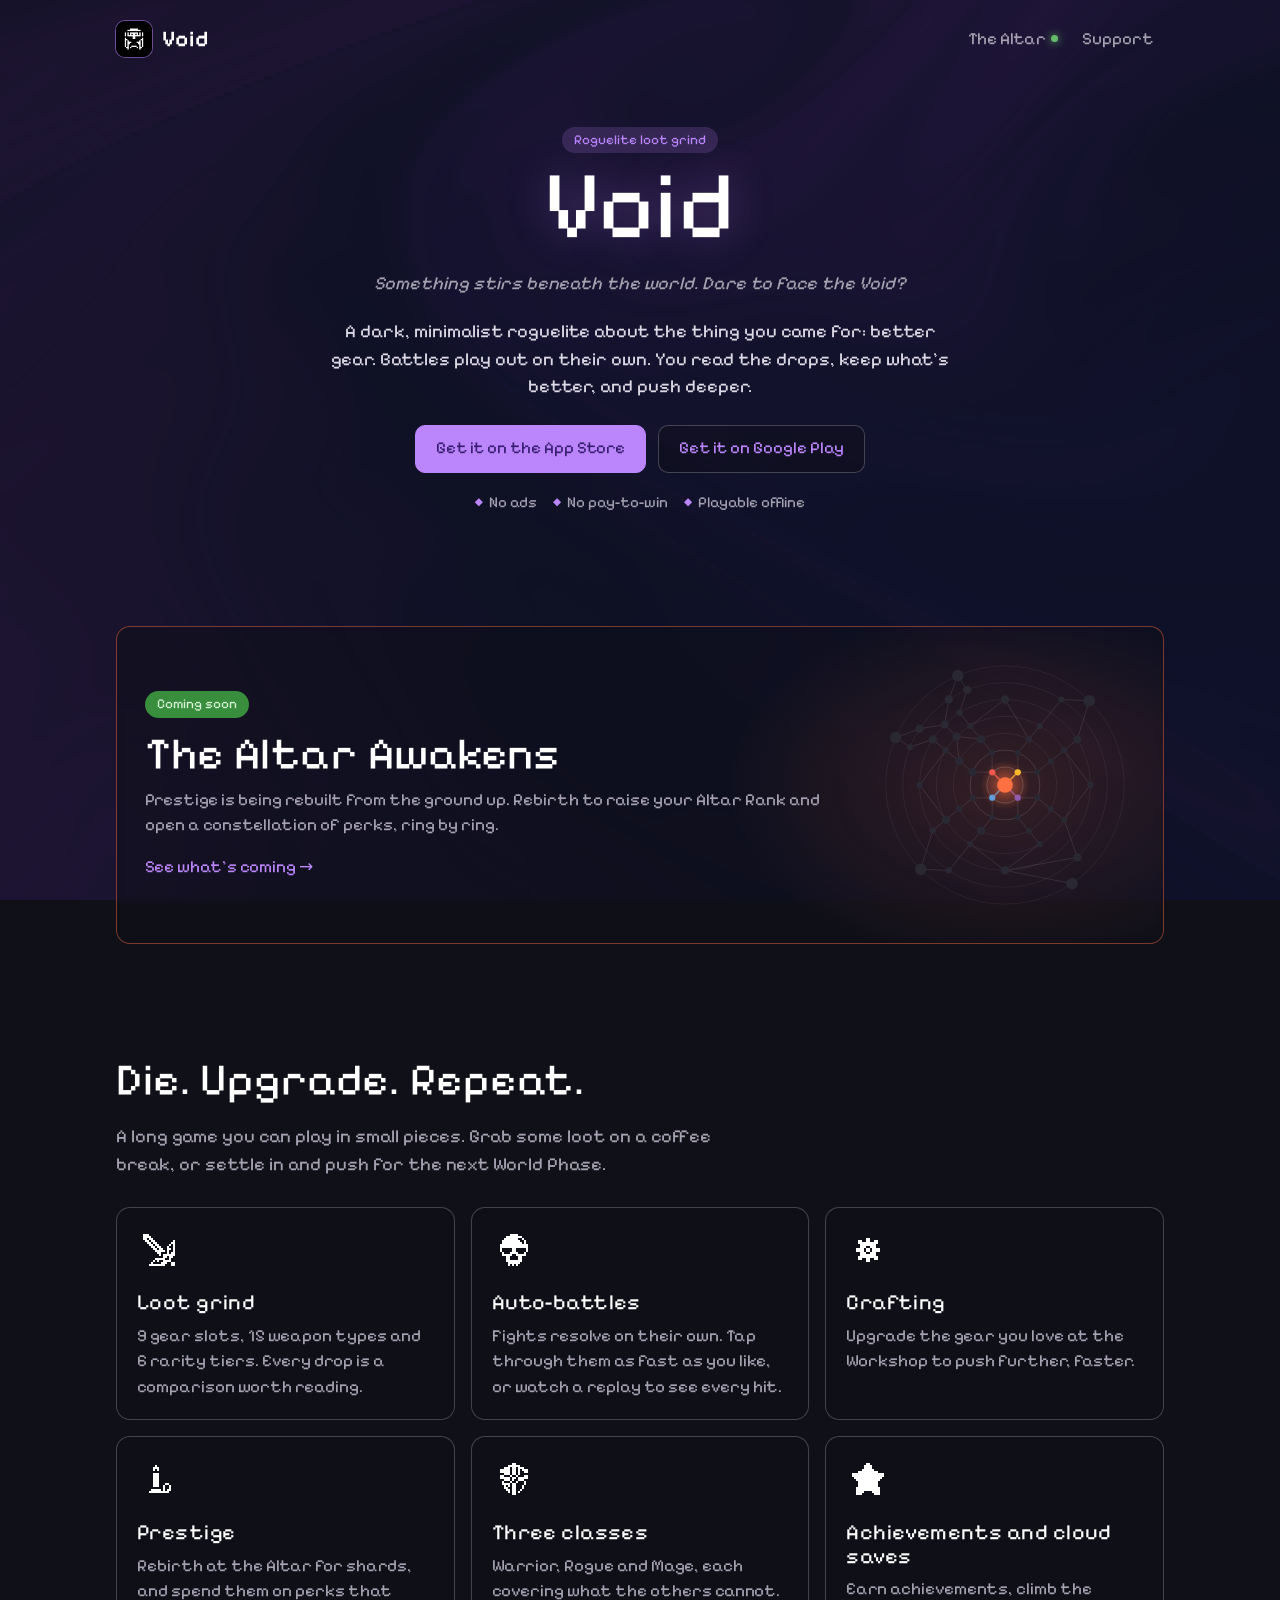
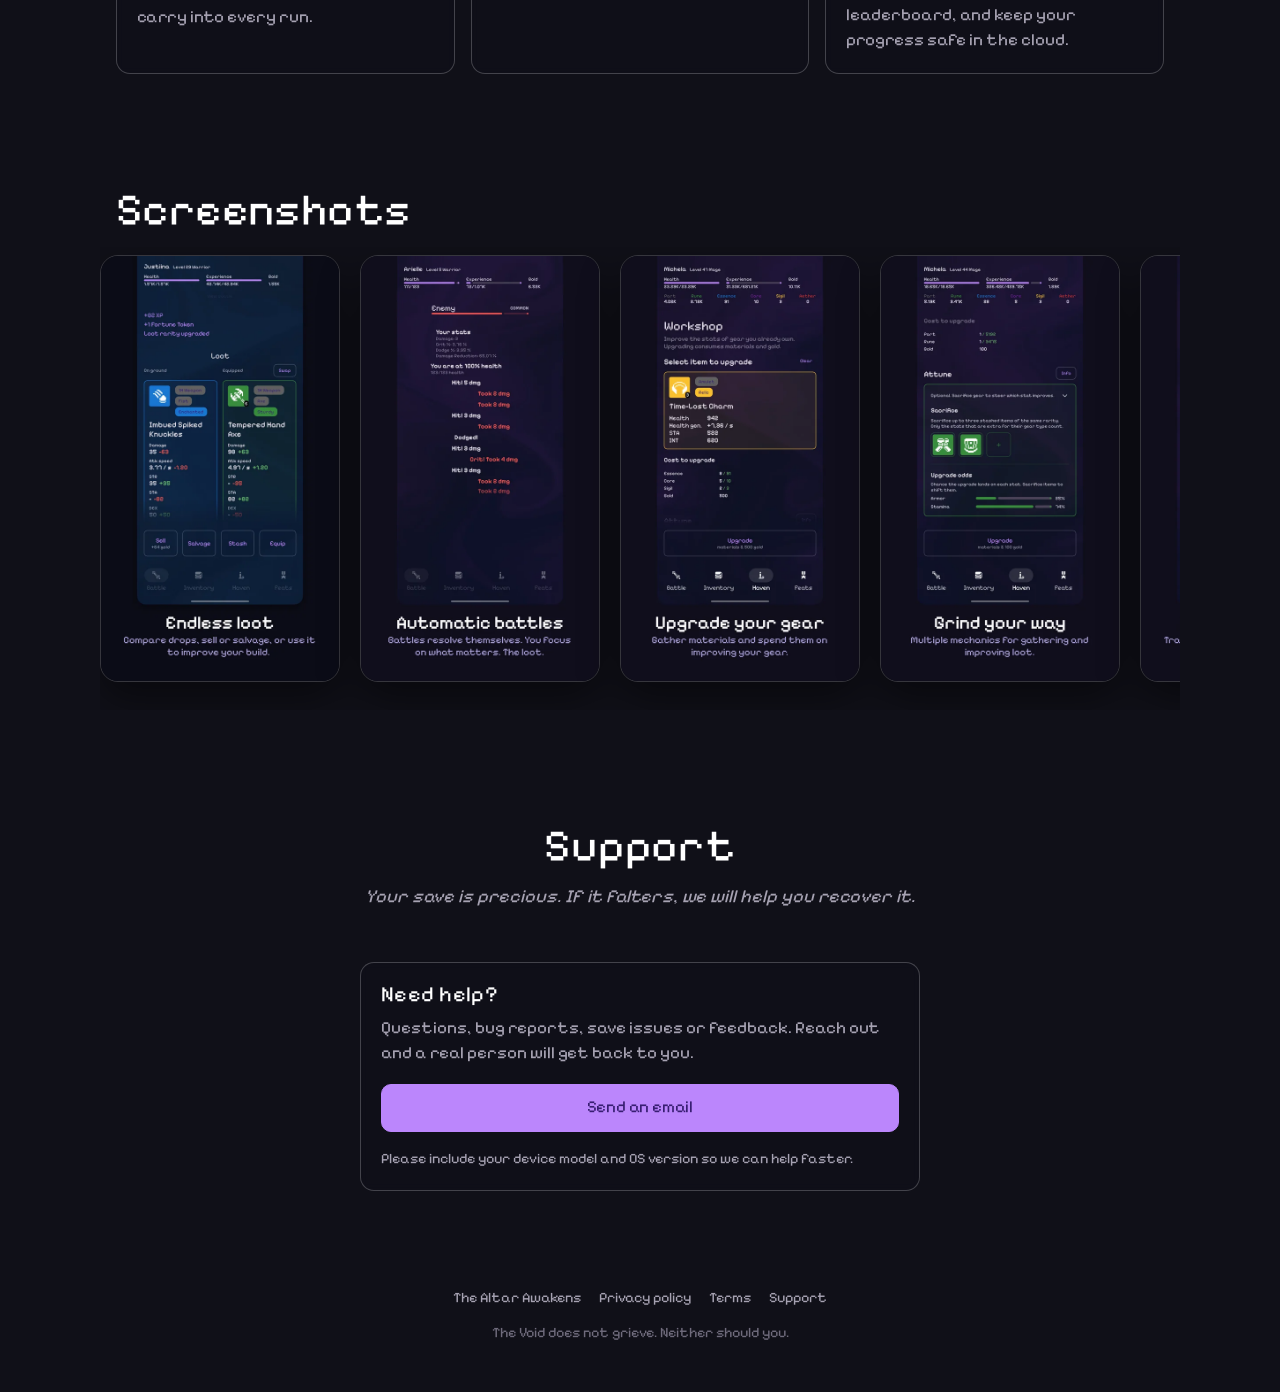
<file: lootgame/index.html>
<!DOCTYPE html>
<html lang="en">
<head>
  <meta charset="UTF-8" />
  <meta name="viewport" content="width=device-width, initial-scale=1.0" />
  <title>Void: Roguelite loot grind</title>
  <meta name="description" content="Void is a dark, minimalist roguelite about loot. Read the drops, improve your gear and push deeper into the Void. No ads, playable offline. Support and contact." />
  <meta name="theme-color" content="#101018" />
  <meta property="og:title" content="Void: Roguelite loot grind" />
  <meta property="og:description" content="A dark, minimalist roguelite about loot. No ads, playable offline." />
  <meta property="og:image" content="https://jamitek.com/lootgame/void-icon.png" />
  <link rel="icon" href="void-icon.png" />
  <link rel="preconnect" href="https://fonts.googleapis.com" />
  <link rel="preconnect" href="https://fonts.gstatic.com" crossorigin />
  <link href="https://fonts.googleapis.com/css2?family=Pixelify+Sans:wght@400;500;600;700&display=swap" rel="stylesheet" />
  <link rel="stylesheet" href="void.css" />
</head>
<body>
  <header class="wrap nav">
    <a class="brand" href="./"><img src="void-icon.png" alt="" />Void</a>
    <nav class="nav-links">
      <a href="altar.html">The Altar<span class="dot" aria-label="coming soon"></span></a>
      <a href="#support">Support</a>
    </nav>
  </header>

  <main>
    <section class="wrap hero">
      <div>
        <span class="pill pill-purple">Roguelite loot grind</span>
        <h1>Void</h1>
        <p class="flavor">Something stirs beneath the world. Dare to face the Void?</p>
        <p class="lead">A dark, minimalist roguelite about the thing you came for: better gear. Battles play out on their own. You read the drops, keep what's better, and push deeper.</p>
        <div class="btn-row">
          <a class="btn btn-primary" href="https://apps.apple.com/app/id6774275583">Get it on the App Store</a>
          <a class="btn" href="https://play.google.com/store/apps/details?id=com.jamitek.lootgame.android">Get it on Google Play</a>
        </div>
        <div class="meta-line">
          <span>No ads</span>
          <span>No pay-to-win</span>
          <span>Playable offline</span>
        </div>
      </div>
    </section>

    <section class="wrap">
      <a class="card announce" href="altar.html">
        <div>
          <span class="pill pill-green">Coming soon</span>
          <h2>The Altar Awakens</h2>
          <p>Prestige is being rebuilt from the ground up. Rebirth to raise your Altar Rank and open a constellation of perks, ring by ring.</p>
          <span class="go">See what's coming &rarr;</span>
        </div>
        <canvas data-constellation aria-label="The new perk constellation"></canvas>
      </a>
    </section>

    <section class="wrap">
      <h2>Die. Upgrade. Repeat.</h2>
      <p class="lead muted">A long game you can play in small pieces. Grab some loot on a coffee break, or settle in and push for the next World Phase.</p>
      <div class="grid" style="margin-top: 28px;">
        <div class="card feature">
          <img class="pixel" src="assets/sprites/weapon_sword_010.png" alt="" />
          <h3>Loot grind</h3>
          <p>9 gear slots, 15 weapon types and 6 rarity tiers. Every drop is a comparison worth reading.</p>
        </div>
        <div class="card feature">
          <img class="pixel" src="assets/sprites/misc_enemy_005.png" alt="" />
          <h3>Auto-battles</h3>
          <p>Fights resolve on their own. Tap through them as fast as you like, or watch a replay to see every hit.</p>
        </div>
        <div class="card feature">
          <img class="pixel" src="assets/sprites/misc_cog_000.png" alt="" />
          <h3>Crafting</h3>
          <p>Upgrade the gear you love at the Workshop to push further, faster.</p>
        </div>
        <div class="card feature">
          <img class="pixel" src="assets/sprites/misc_candle_000.png" alt="" />
          <h3>Prestige</h3>
          <p>Rebirth at the Altar for shards, and spend them on perks that carry into every run.</p>
        </div>
        <div class="card feature">
          <img class="pixel" src="assets/sprites/armor_shield_000.png" alt="" />
          <h3>Three classes</h3>
          <p>Warrior, Rogue and Mage, each covering what the others cannot.</p>
        </div>
        <div class="card feature">
          <img class="pixel" src="assets/sprites/misc_star_000.png" alt="" />
          <h3>Achievements and cloud saves</h3>
          <p>Earn achievements, climb the leaderboard, and keep your progress safe in the cloud.</p>
        </div>
      </div>
    </section>

    <section class="wrap">
      <h2>Screenshots</h2>
      <div class="gallery store">
        <figure><a class="shot" href="assets/store/large/mainloop_loot.webp"><img src="assets/store/mainloop_loot.webp" alt="Endless loot: compare drops, then sell, salvage or equip" loading="lazy" /></a></figure>
        <figure><a class="shot" href="assets/store/large/battle.webp"><img src="assets/store/battle.webp" alt="Automatic battles that resolve on their own" loading="lazy" /></a></figure>
        <figure><a class="shot" href="assets/store/large/itemupgrade.webp"><img src="assets/store/itemupgrade.webp" alt="Upgrade your gear at the Workshop" loading="lazy" /></a></figure>
        <figure><a class="shot" href="assets/store/large/itemupgrade_attune.webp"><img src="assets/store/itemupgrade_attune.webp" alt="Grind your way with many mechanics for improving loot" loading="lazy" /></a></figure>
        <figure><a class="shot" href="assets/store/large/crucible.webp"><img src="assets/store/crucible.webp" alt="Manage materials at the Crucible" loading="lazy" /></a></figure>
        <figure><a class="shot" href="assets/store/large/mainloop_idle.webp"><img src="assets/store/mainloop_idle.webp" alt="Buffs and boosts from prestige and achievements" loading="lazy" /></a></figure>
        <figure><a class="shot" href="assets/store/large/world.webp"><img src="assets/store/world.webp" alt="Increasing challenge through the World Phases" loading="lazy" /></a></figure>
        <figure><a class="shot" href="assets/store/large/achievements.webp"><img src="assets/store/achievements.webp" alt="Feats and rewards that unlock new skills and buffs" loading="lazy" /></a></figure>
        <figure><a class="shot" href="assets/store/large/inventory.webp"><img src="assets/store/inventory.webp" alt="No ads and no paywalls. Just you, the loot, and the grind." loading="lazy" /></a></figure>
        <figure><a class="shot" href="assets/store/large/altar-prestige.webp"><img src="assets/store/altar-prestige.webp" alt="The Altar of Rebirth, coming soon" loading="lazy" /></a></figure>
        <figure><a class="shot" href="assets/store/large/altar-skilltree.webp"><img src="assets/store/altar-skilltree.webp" alt="The new perk tree, coming soon" loading="lazy" /></a></figure>
      </div>
    </section>

    <section class="wrap" id="support">
      <div class="support">
        <h2>Support</h2>
        <p class="flavor" id="flavor"></p>
        <div class="card">
          <h3>Need help?</h3>
          <p>Questions, bug reports, save issues or feedback. Reach out and a real person will get back to you.</p>
          <a class="btn btn-primary" href="mailto:support@jamitek.com?subject=Void%20Support">Send an email</a>
          <p class="small" style="margin: 16px 0 0;">Please include your device model and OS version so we can help faster.</p>
        </div>
      </div>
    </section>
  </main>

  <footer class="wrap">
    <nav>
      <a href="altar.html">The Altar Awakens</a>
      <a href="/policies/void-privacypolicy.html">Privacy policy</a>
      <a href="/policies/void-terms.html">Terms</a>
      <a href="#support">Support</a>
    </nav>
    The Void does not grieve. Neither should you.
  </footer>

  <script>
    window.VOID_FLAVORS = [
      "Even the deepest dungeon has a way out. So does this.",
      "Lost in the dark? A guiding hand is closer than it seems.",
      "No hero stands alone. Send word, and aid will follow.",
      "Stuck on a stage? Some puzzles are solved with a letter, not a sword.",
      "The Void answers slowly. We answer faster.",
      "A bug crept in from the breach? Point us to it and we'll cast it back.",
      "Your save is precious. If it falters, we will help you recover it.",
      "Speak into the dark. Unlike the Void, we listen.",
      "Whatever the trouble, it can be mended. Reach out."
    ];
  </script>
  <script src="void.js"></script>
</body>
</html>
</file>
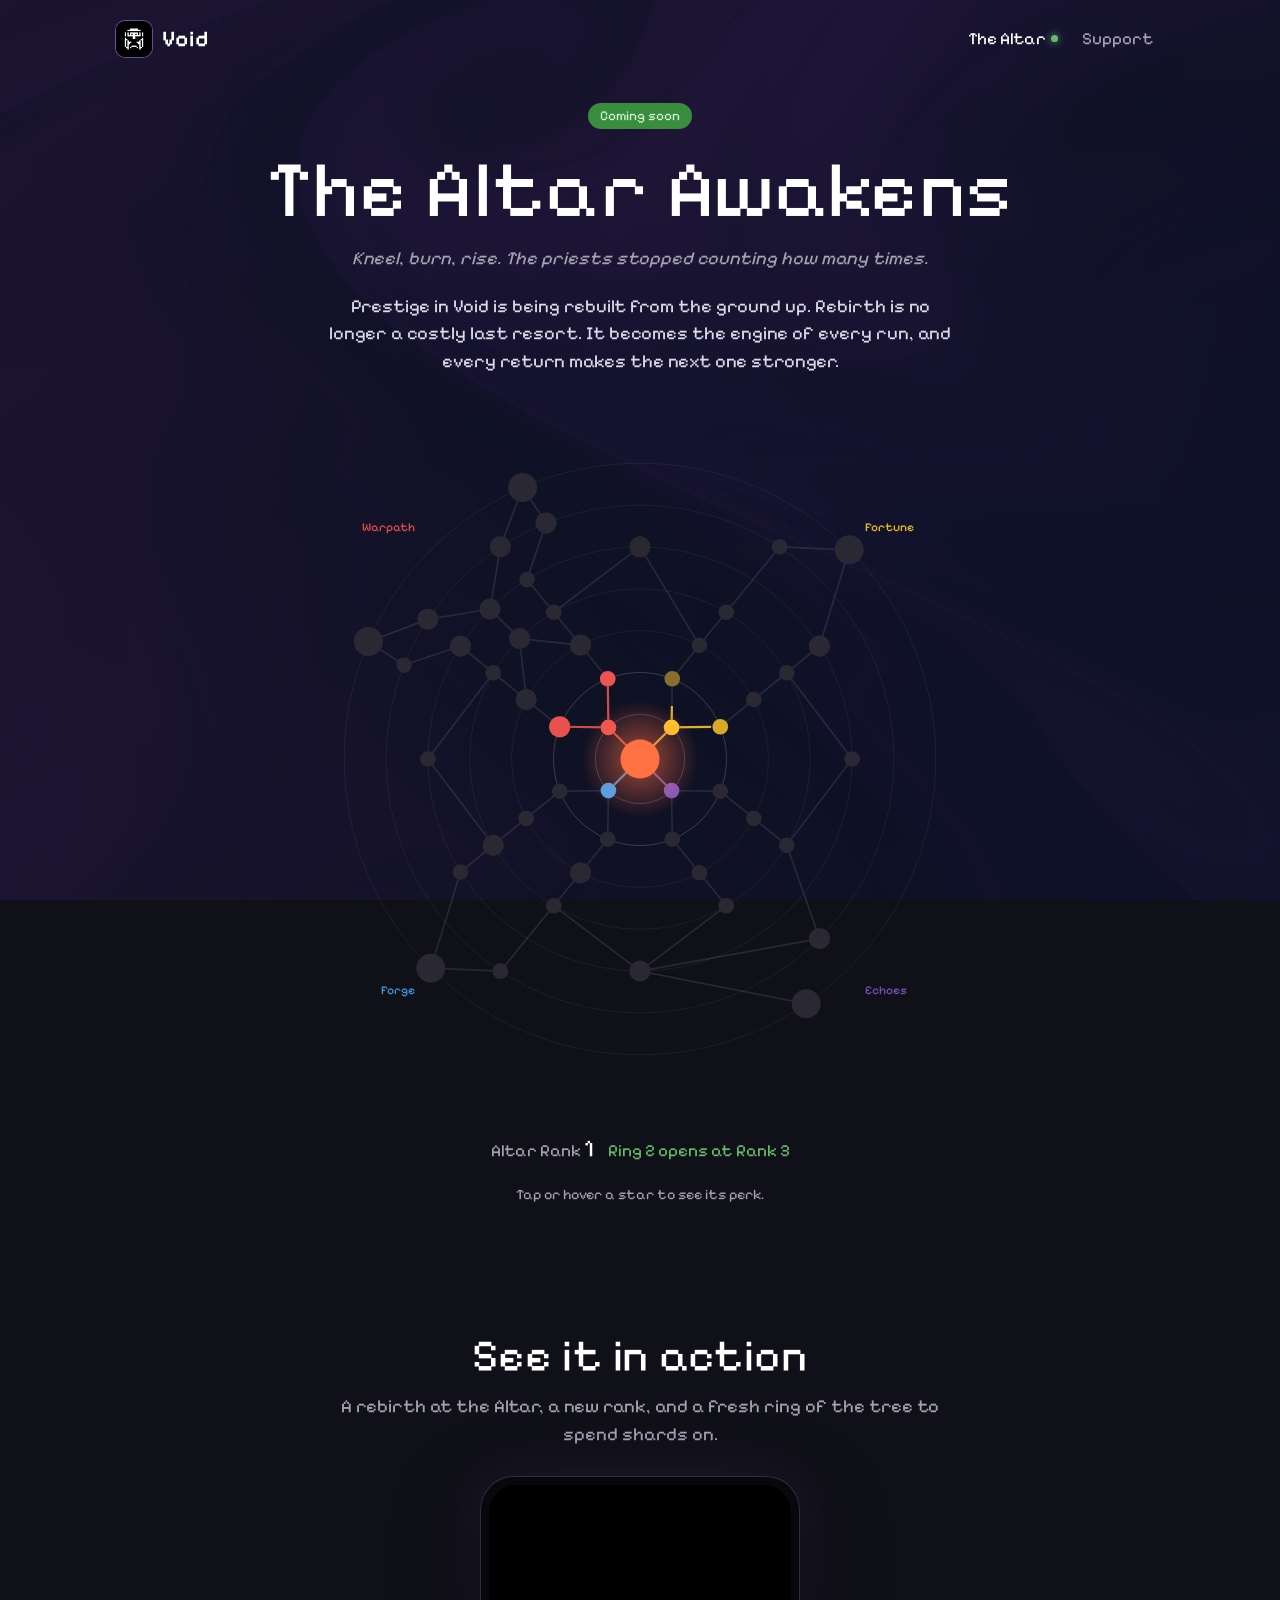
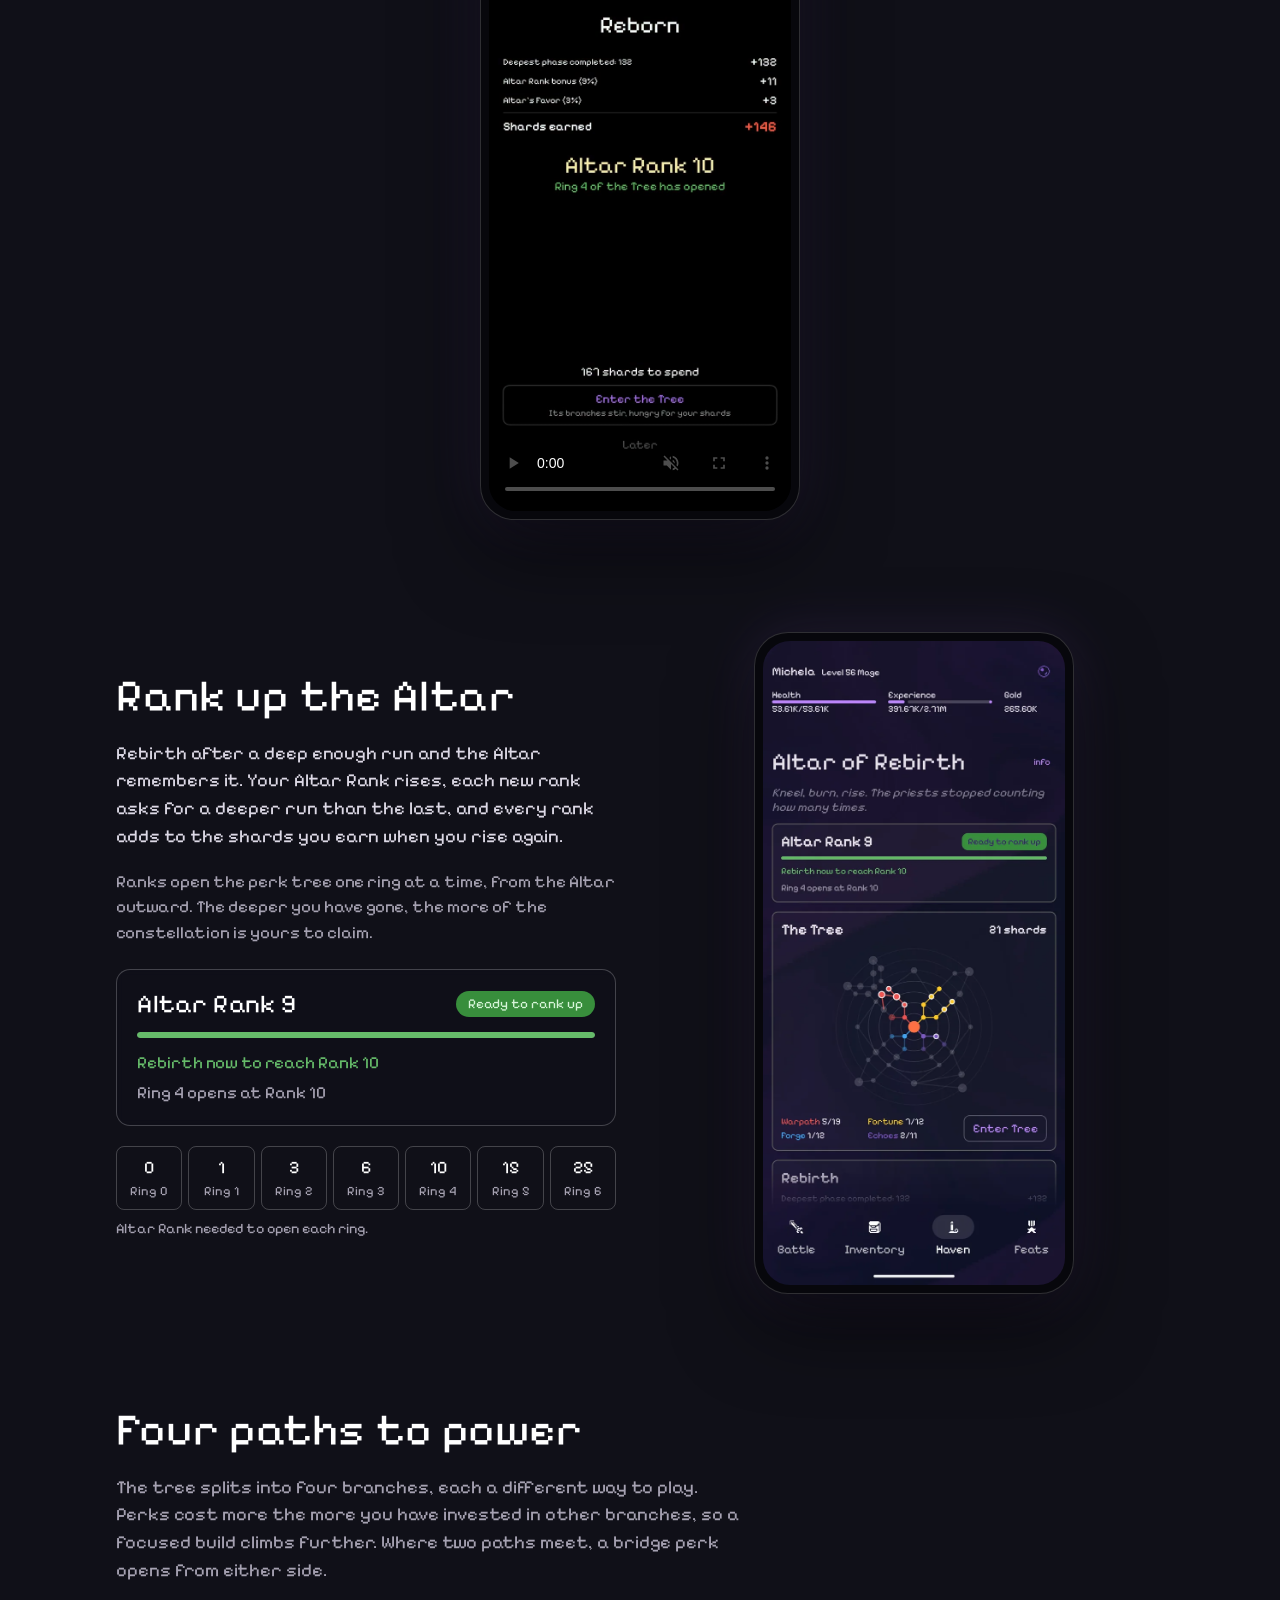
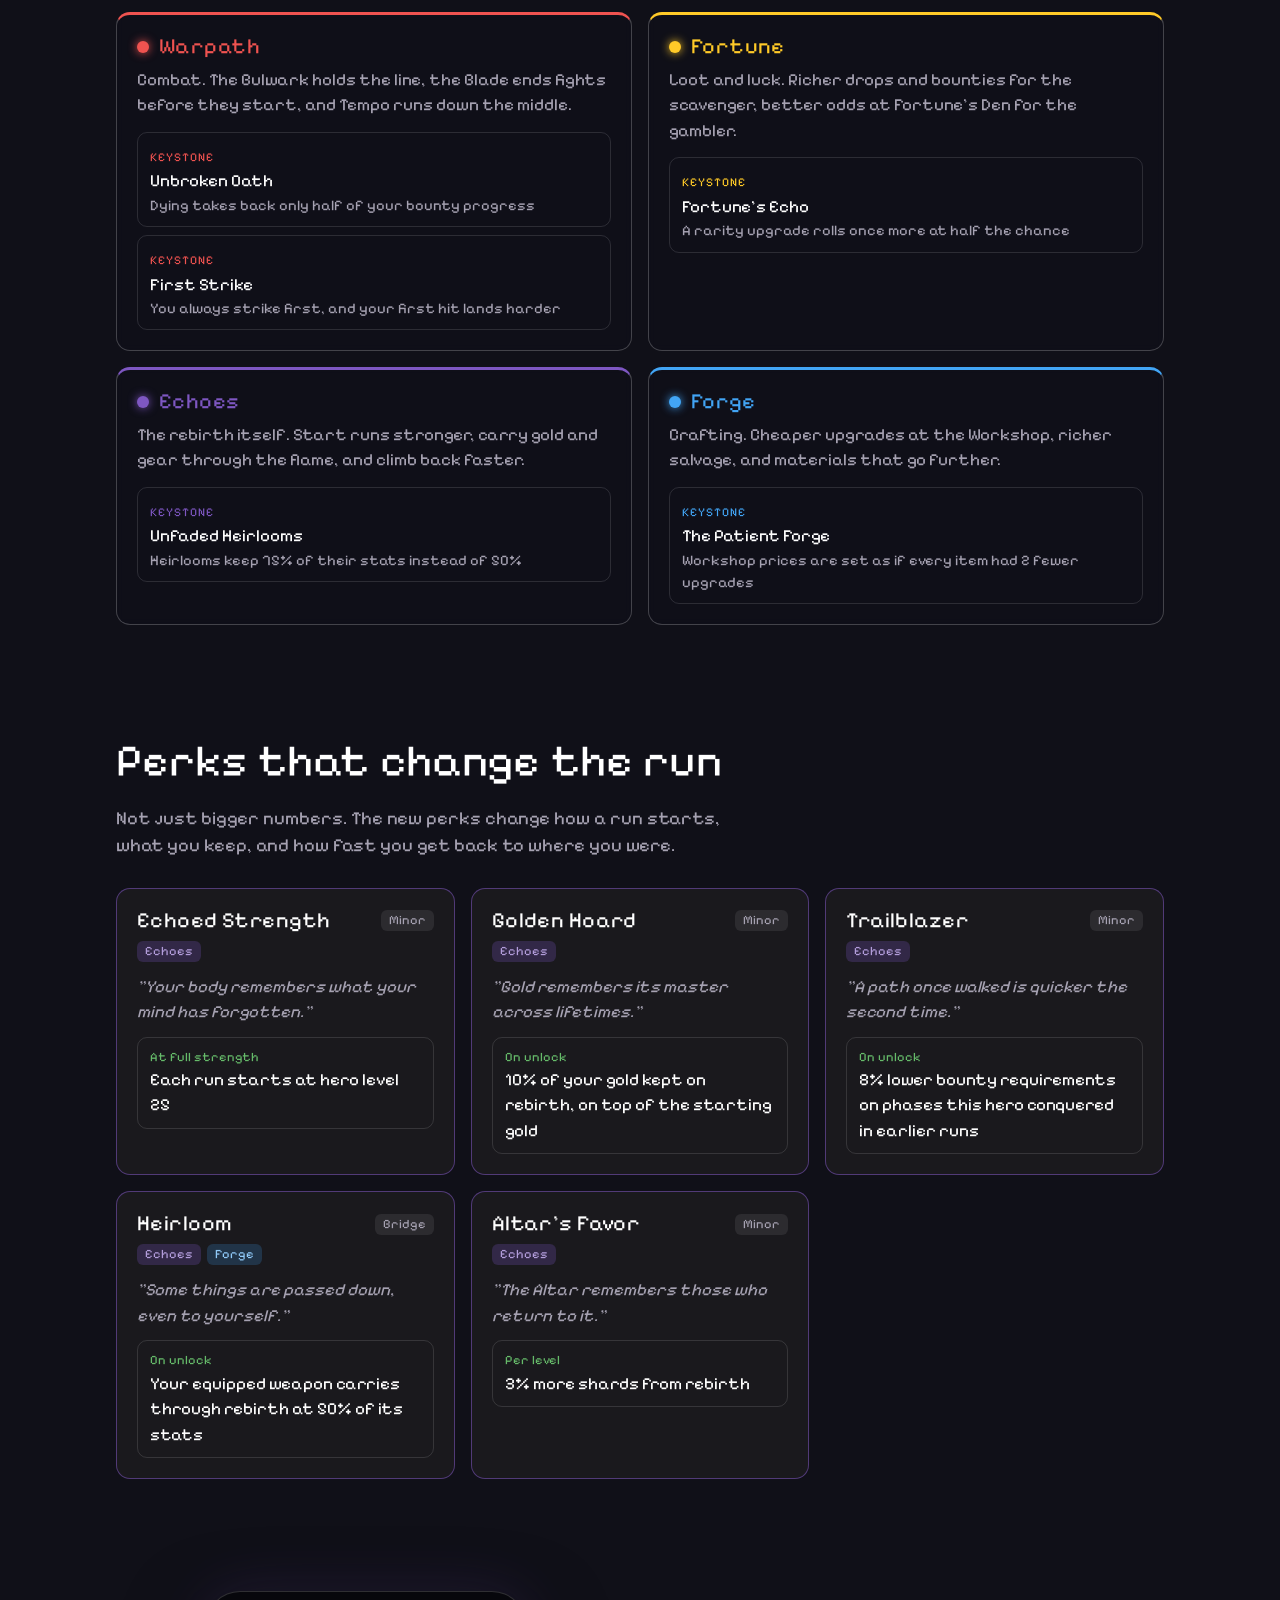
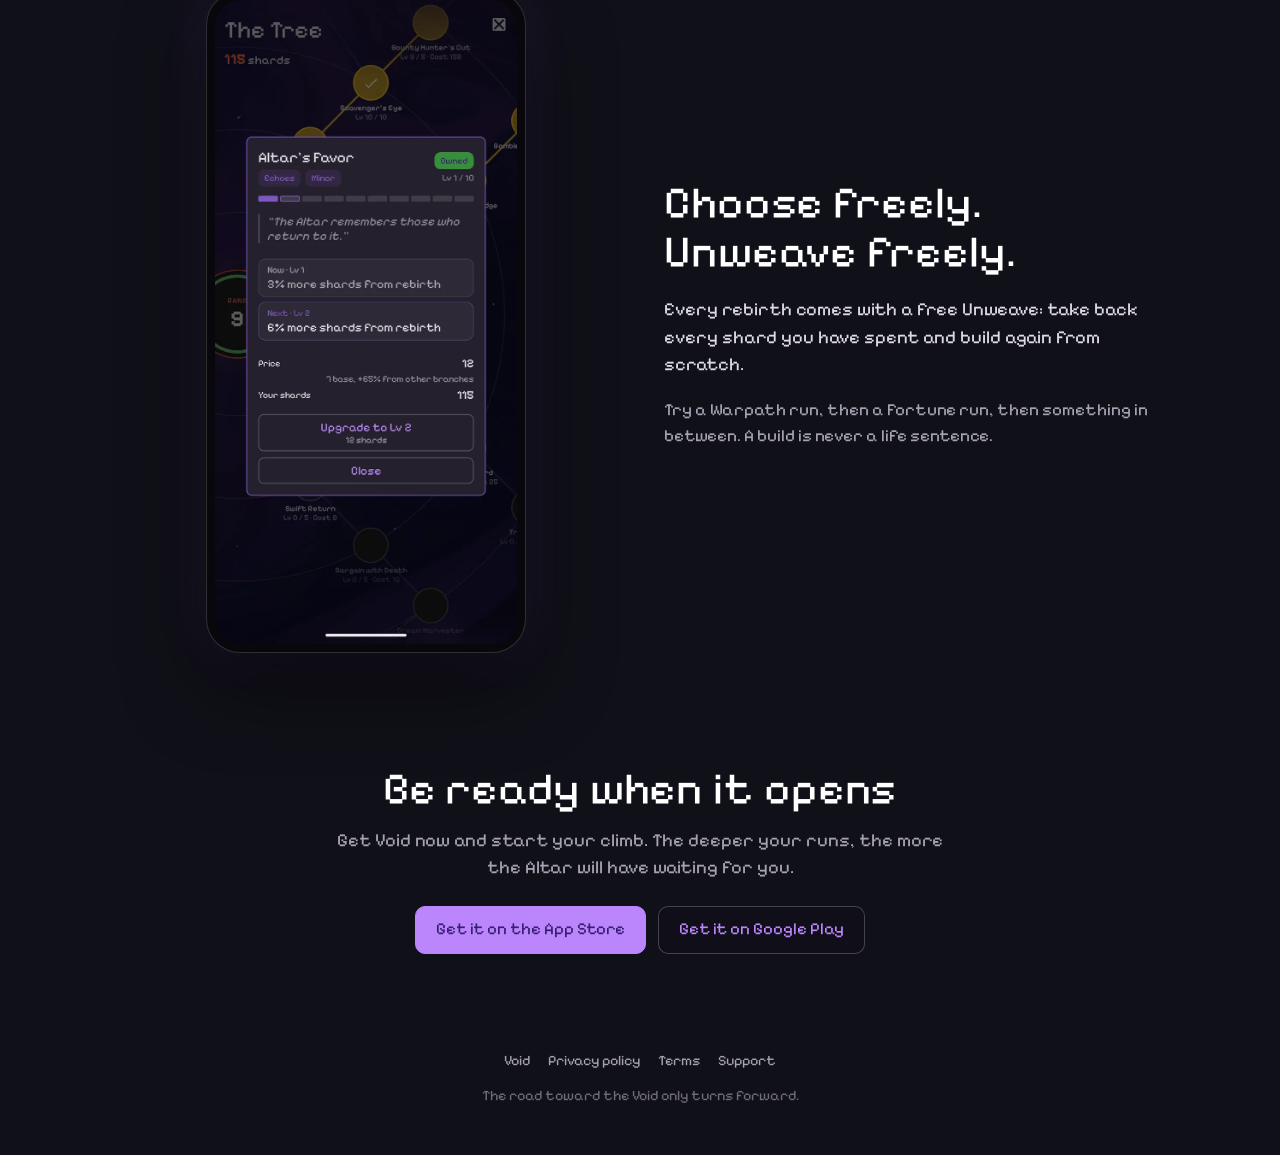
<file: lootgame/altar.html>
<!DOCTYPE html>
<html lang="en">
<head>
  <meta charset="UTF-8" />
  <meta name="viewport" content="width=device-width, initial-scale=1.0" />
  <title>The Altar Awakens | Void</title>
  <meta name="description" content="Coming soon to Void: prestige rebuilt from the ground up. Raise your Altar Rank, open a radial constellation of perks ring by ring, and pick your path." />
  <meta name="theme-color" content="#101018" />
  <meta property="og:title" content="The Altar Awakens | Void" />
  <meta property="og:description" content="Prestige rebuilt from the ground up. Coming soon to Void." />
  <meta property="og:image" content="https://jamitek.com/lootgame/assets/store/og-altar.jpg" />
  <link rel="icon" href="void-icon.png" />
  <link rel="preconnect" href="https://fonts.googleapis.com" />
  <link rel="preconnect" href="https://fonts.gstatic.com" crossorigin />
  <link href="https://fonts.googleapis.com/css2?family=Pixelify+Sans:wght@400;500;600;700&display=swap" rel="stylesheet" />
  <link rel="stylesheet" href="void.css" />
</head>
<body>
  <header class="wrap nav">
    <a class="brand" href="./"><img src="void-icon.png" alt="" />Void</a>
    <nav class="nav-links">
      <a href="altar.html" aria-current="page">The Altar<span class="dot" aria-label="coming soon"></span></a>
      <a href="./#support">Support</a>
    </nav>
  </header>

  <main>
    <section class="wrap altar-hero">
      <span class="pill pill-green">Coming soon</span>
      <h1>The Altar Awakens</h1>
      <p class="flavor">Kneel, burn, rise. The priests stopped counting how many times.</p>
      <p class="lead">Prestige in Void is being rebuilt from the ground up. Rebirth is no longer a costly last resort. It becomes the engine of every run, and every return makes the next one stronger.</p>
      <div class="constellation-wrap">
        <canvas data-constellation data-labels data-interactive data-rank-label="rank-label" data-ring-label="ring-label" aria-label="The new perk tree: a radial constellation with the Altar at its centre and four branches"></canvas>
      </div>
      <p class="rank-readout"><span>Altar Rank <strong id="rank-label">0</strong></span><span id="ring-label">Ring 1 opens at Rank 1</span></p>
      <p class="small muted">Tap or hover a star to see its perk.</p>
    </section>

    <section class="wrap video-section">
      <h2>See it in action</h2>
      <p class="lead muted">A rebirth at the Altar, a new rank, and a fresh ring of the tree to spend shards on.</p>
      <div class="phone video-phone">
        <video data-autoplay muted loop playsinline controls preload="none" poster="assets/video/altar-poster.jpg" aria-label="Gameplay recording of a rebirth at the Altar and the perk tree">
          <source src="assets/video/altar.mp4" type="video/mp4" />
        </video>
      </div>
    </section>

    <section class="wrap split">
      <div>
        <h2>Rank up the Altar</h2>
        <p class="lead">Rebirth after a deep enough run and the Altar remembers it. Your Altar Rank rises, each new rank asks for a deeper run than the last, and every rank adds to the shards you earn when you rise again.</p>
        <p class="muted">Ranks open the perk tree one ring at a time, from the Altar outward. The deeper you have gone, the more of the constellation is yours to claim.</p>
        <div class="card altar-card" style="margin-top: 24px;">
          <div class="row">
            <h3>Altar Rank 9</h3>
            <span class="pill pill-green">Ready to rank up</span>
          </div>
          <div class="bar"><span style="width: 100%;"></span></div>
          <p class="ok">Rebirth now to reach Rank 10</p>
          <p class="next">Ring 4 opens at Rank 10</p>
        </div>
        <div class="rings" aria-label="Rank needed to open each ring">
          <div><b>0</b>Ring 0</div>
          <div><b>1</b>Ring 1</div>
          <div><b>3</b>Ring 2</div>
          <div><b>6</b>Ring 3</div>
          <div><b>10</b>Ring 4</div>
          <div><b>15</b>Ring 5</div>
          <div><b>25</b>Ring 6</div>
        </div>
        <p class="small muted" style="margin-top: 8px;">Altar Rank needed to open each ring.</p>
      </div>
      <div><div class="phone"><img src="assets/shots/altar.webp" alt="The Altar of Rebirth screen showing Altar Rank 9 and the perk tree" /></div></div>
    </section>

    <section class="wrap">
      <h2>Four paths to power</h2>
      <p class="lead muted">The tree splits into four branches, each a different way to play. Perks cost more the more you have invested in other branches, so a focused build climbs further. Where two paths meet, a bridge perk opens from either side.</p>
      <div class="branches" style="margin-top: 28px;">
        <div class="card branch" style="--c: var(--warpath);">
          <h3>Warpath</h3>
          <p>Combat. The Bulwark holds the line, the Blade ends fights before they start, and Tempo runs down the middle.</p>
          <div class="keystone"><span class="k">Keystone</span><span class="name">Unbroken Oath</span><span class="fx">Dying takes back only half of your bounty progress</span></div>
          <div class="keystone"><span class="k">Keystone</span><span class="name">First Strike</span><span class="fx">You always strike first, and your first hit lands harder</span></div>
        </div>
        <div class="card branch" style="--c: var(--fortune);">
          <h3>Fortune</h3>
          <p>Loot and luck. Richer drops and bounties for the scavenger, better odds at Fortune's Den for the gambler.</p>
          <div class="keystone"><span class="k">Keystone</span><span class="name">Fortune's Echo</span><span class="fx">A rarity upgrade rolls once more at half the chance</span></div>
        </div>
        <div class="card branch" style="--c: var(--echoes);">
          <h3>Echoes</h3>
          <p>The rebirth itself. Start runs stronger, carry gold and gear through the flame, and climb back faster.</p>
          <div class="keystone"><span class="k">Keystone</span><span class="name">Unfaded Heirlooms</span><span class="fx">Heirlooms keep 75% of their stats instead of 50%</span></div>
        </div>
        <div class="card branch" style="--c: var(--forge);">
          <h3>Forge</h3>
          <p>Crafting. Cheaper upgrades at the Workshop, richer salvage, and materials that go further.</p>
          <div class="keystone"><span class="k">Keystone</span><span class="name">The Patient Forge</span><span class="fx">Workshop prices are set as if every item had 2 fewer upgrades</span></div>
        </div>
      </div>
    </section>

    <section class="wrap">
      <h2>Perks that change the run</h2>
      <p class="lead muted">Not just bigger numbers. The new perks change how a run starts, what you keep, and how fast you get back to where you were.</p>
      <div class="perks" style="margin-top: 28px;">
        <div class="card perk">
          <div class="top"><h3>Echoed Strength</h3><span class="chip">Minor</span></div>
          <div class="chips"><span class="chip">Echoes</span></div>
          <blockquote>"Your body remembers what your mind has forgotten."</blockquote>
          <div class="effect"><span>At full strength</span>Each run starts at hero level 25</div>
        </div>
        <div class="card perk">
          <div class="top"><h3>Golden Hoard</h3><span class="chip">Minor</span></div>
          <div class="chips"><span class="chip">Echoes</span></div>
          <blockquote>"Gold remembers its master across lifetimes."</blockquote>
          <div class="effect"><span>On unlock</span>10% of your gold kept on rebirth, on top of the starting gold</div>
        </div>
        <div class="card perk">
          <div class="top"><h3>Trailblazer</h3><span class="chip">Minor</span></div>
          <div class="chips"><span class="chip">Echoes</span></div>
          <blockquote>"A path once walked is quicker the second time."</blockquote>
          <div class="effect"><span>On unlock</span>8% lower bounty requirements on phases this hero conquered in earlier runs</div>
        </div>
        <div class="card perk">
          <div class="top"><h3>Heirloom</h3><span class="chip">Bridge</span></div>
          <div class="chips"><span class="chip">Echoes</span><span class="chip forge">Forge</span></div>
          <blockquote>"Some things are passed down, even to yourself."</blockquote>
          <div class="effect"><span>On unlock</span>Your equipped weapon carries through rebirth at 50% of its stats</div>
        </div>
        <div class="card perk">
          <div class="top"><h3>Altar's Favor</h3><span class="chip">Minor</span></div>
          <div class="chips"><span class="chip">Echoes</span></div>
          <blockquote>"The Altar remembers those who return to it."</blockquote>
          <div class="effect"><span>Per level</span>3% more shards from rebirth</div>
        </div>
      </div>
    </section>

    <section class="wrap split">
      <div class="phone"><img src="assets/shots/perk-altars-favor.webp" alt="A perk dialog showing its price, including the surcharge from other branches" loading="lazy" /></div>
      <div>
        <h2>Choose freely. Unweave freely.</h2>
        <p class="lead">Every rebirth comes with a free Unweave: take back every shard you have spent and build again from scratch.</p>
        <p class="muted">Try a Warpath run, then a Fortune run, then something in between. A build is never a life sentence.</p>
      </div>
    </section>


    <section class="wrap cta">
      <h2>Be ready when it opens</h2>
      <p class="lead muted" style="margin: 0 auto;">Get Void now and start your climb. The deeper your runs, the more the Altar will have waiting for you.</p>
      <div class="btn-row">
        <a class="btn btn-primary" href="https://apps.apple.com/app/id6774275583">Get it on the App Store</a>
        <a class="btn" href="https://play.google.com/store/apps/details?id=com.jamitek.lootgame.android">Get it on Google Play</a>
      </div>
    </section>
  </main>

  <footer class="wrap">
    <nav>
      <a href="./">Void</a>
      <a href="/policies/void-privacypolicy.html">Privacy policy</a>
      <a href="/policies/void-terms.html">Terms</a>
      <a href="./#support">Support</a>
    </nav>
    The road toward the Void only turns forward.
  </footer>

  <script src="void.js"></script>
</body>
</html>
</file>
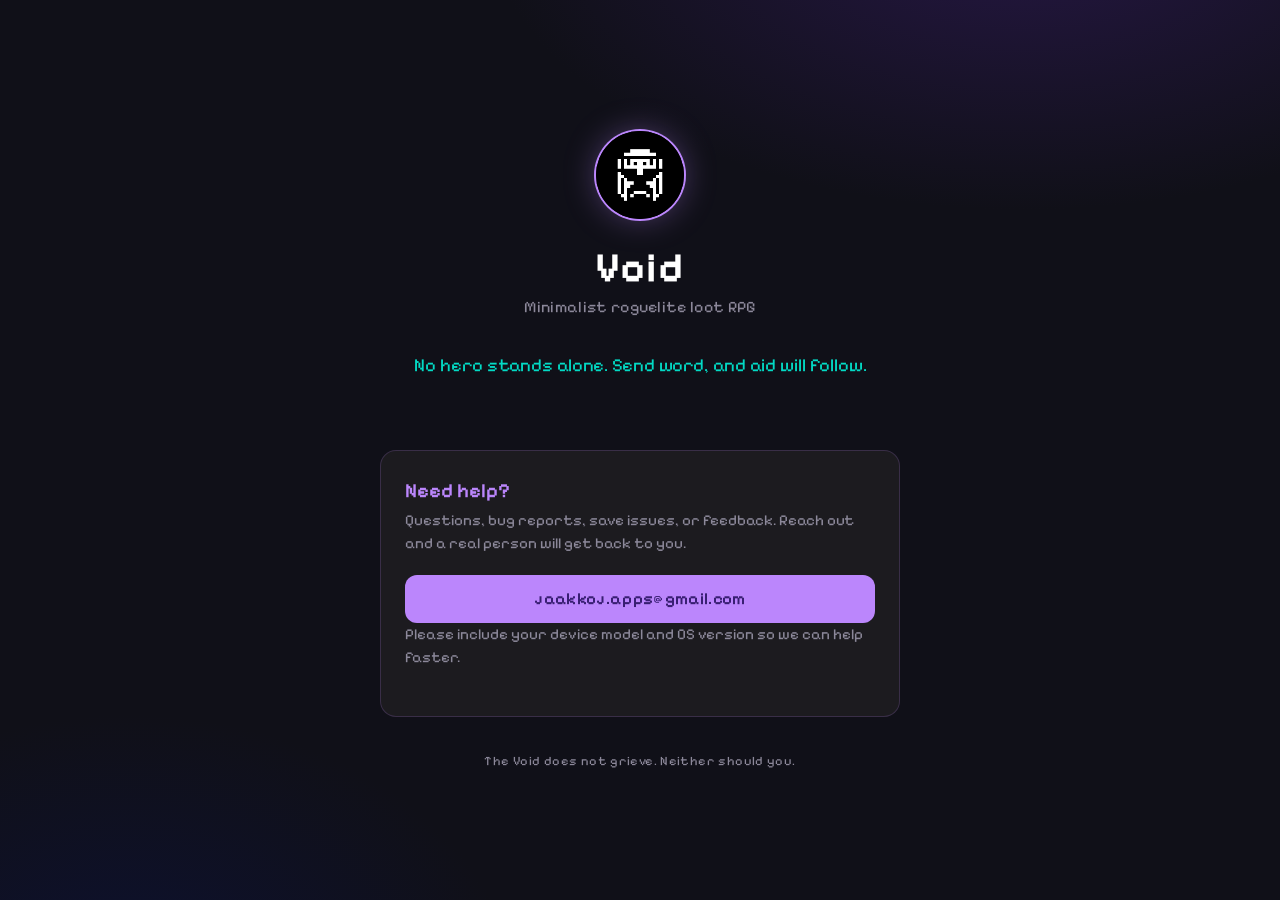
<file: lootgame/support.html>
<!DOCTYPE html>
<html lang="en">
<head>
  <meta charset="UTF-8" />
  <meta name="viewport" content="width=device-width, initial-scale=1.0" />
  <title>Void &mdash; Support</title>
  <meta name="description" content="Support for Void, a minimalist roguelite loot RPG." />
  <link rel="preconnect" href="https://fonts.googleapis.com" />
  <link rel="preconnect" href="https://fonts.gstatic.com" crossorigin />
  <link href="https://fonts.googleapis.com/css2?family=Pixelify+Sans:wght@400;500;600;700&display=swap" rel="stylesheet" />
  <style>
    :root {
      --bg: #101018;
      --bg-wave1: #261745;
      --bg-wave2: #0d1130;
      --card: #1c1b1f;
      --primary: #bb86fc;
      --secondary: #03dac5;
      --text: #e6e1ee;
      --muted: #8c889a;
    }

    * { box-sizing: border-box; }

    html, body { height: 100%; }

    body {
      margin: 0;
      font-family: "Pixelify Sans", system-ui, sans-serif;
      color: var(--text);
      background:
        radial-gradient(900px 500px at 80% -10%, var(--bg-wave1) 0%, transparent 60%),
        radial-gradient(700px 500px at 10% 110%, var(--bg-wave2) 0%, transparent 55%),
        var(--bg);
      min-height: 100%;
      display: flex;
      align-items: center;
      justify-content: center;
      padding: 32px 20px;
    }

    main {
      width: 100%;
      max-width: 520px;
      text-align: center;
    }

    .glyph {
      width: 88px;
      height: 88px;
      margin: 0 auto 24px;
      border-radius: 50%;
      object-fit: cover;
      display: block;
      background: #000;
      box-shadow: 0 0 0 2px var(--primary), 0 0 32px rgba(187, 134, 252, 0.35);
      image-rendering: pixelated;
    }

    h1 {
      font-size: 2.6rem;
      font-weight: 700;
      letter-spacing: 0.04em;
      margin: 0 0 4px;
      color: #fff;
    }

    .subtitle {
      font-size: 1rem;
      color: var(--muted);
      margin: 0 0 36px;
      letter-spacing: 0.02em;
    }

    .flavor {
      font-size: 1.15rem;
      line-height: 1.5;
      color: var(--secondary);
      min-height: 3.4em;
      margin: 0 0 36px;
      opacity: 0;
      transition: opacity 0.6s ease;
    }
    .flavor.show { opacity: 1; }

    .card {
      background: var(--card);
      border: 1px solid rgba(187, 134, 252, 0.18);
      border-radius: 16px;
      padding: 28px 24px;
      text-align: left;
    }

    .card h2 {
      font-size: 1.25rem;
      font-weight: 600;
      margin: 0 0 6px;
      color: var(--primary);
    }

    .card p {
      margin: 0 0 20px;
      color: var(--muted);
      font-size: 0.95rem;
      line-height: 1.5;
    }

    a.contact {
      display: inline-block;
      width: 100%;
      text-align: center;
      padding: 14px 20px;
      border-radius: 12px;
      background: var(--primary);
      color: #381e72;
      font-weight: 600;
      font-size: 1.05rem;
      text-decoration: none;
      letter-spacing: 0.02em;
      transition: transform 0.15s ease, box-shadow 0.15s ease;
    }
    a.contact:hover {
      transform: translateY(-2px);
      box-shadow: 0 6px 24px rgba(187, 134, 252, 0.4);
    }

    .meta {
      margin-top: 18px;
      font-size: 0.8rem;
      color: var(--muted);
    }

    footer {
      margin-top: 36px;
      font-size: 0.8rem;
      color: var(--muted);
      letter-spacing: 0.03em;
    }
  </style>
</head>
<body>
  <main>
    <img class="glyph" src="void-icon.png" alt="Void app icon" />
    <h1>Void</h1>
    <p class="subtitle">Minimalist roguelite loot RPG</p>

    <p class="flavor" id="flavor"></p>

    <section class="card">
      <h2>Need help?</h2>
      <p>Questions, bug reports, save issues, or feedback. Reach out and a real person will get back to you.</p>
      <a class="contact" href="mailto:jaakkoj.apps@gmail.com?subject=Void%20Support">jaakkoj.apps@gmail.com</a>
      <p class="meta">Please include your device model and OS version so we can help faster.</p>
    </section>

    <footer>The Void does not grieve. Neither should you.</footer>
  </main>

  <script>
    var flavors = [
      "Even the deepest dungeon has a way out. So does this.",
      "Lost in the dark? A guiding hand is closer than it seems.",
      "No hero stands alone. Send word, and aid will follow.",
      "Stuck on a stage? Some puzzles are solved with a letter, not a sword.",
      "Every shard you sacrifice teaches us something. So does every message.",
      "The Void answers slowly. We answer faster.",
      "A bug crept in from the breach? Point us to it and we'll cast it back.",
      "Your save is precious. If it falters, we will help you recover it.",
      "Speak into the dark. Unlike the Void, we listen.",
      "Whatever the trouble, it can be mended. Reach out."
    ];
    var el = document.getElementById("flavor");
    el.textContent = flavors[Math.floor(Math.random() * flavors.length)];
    requestAnimationFrame(function () { el.classList.add("show"); });
  </script>
</body>
</html>
</file>
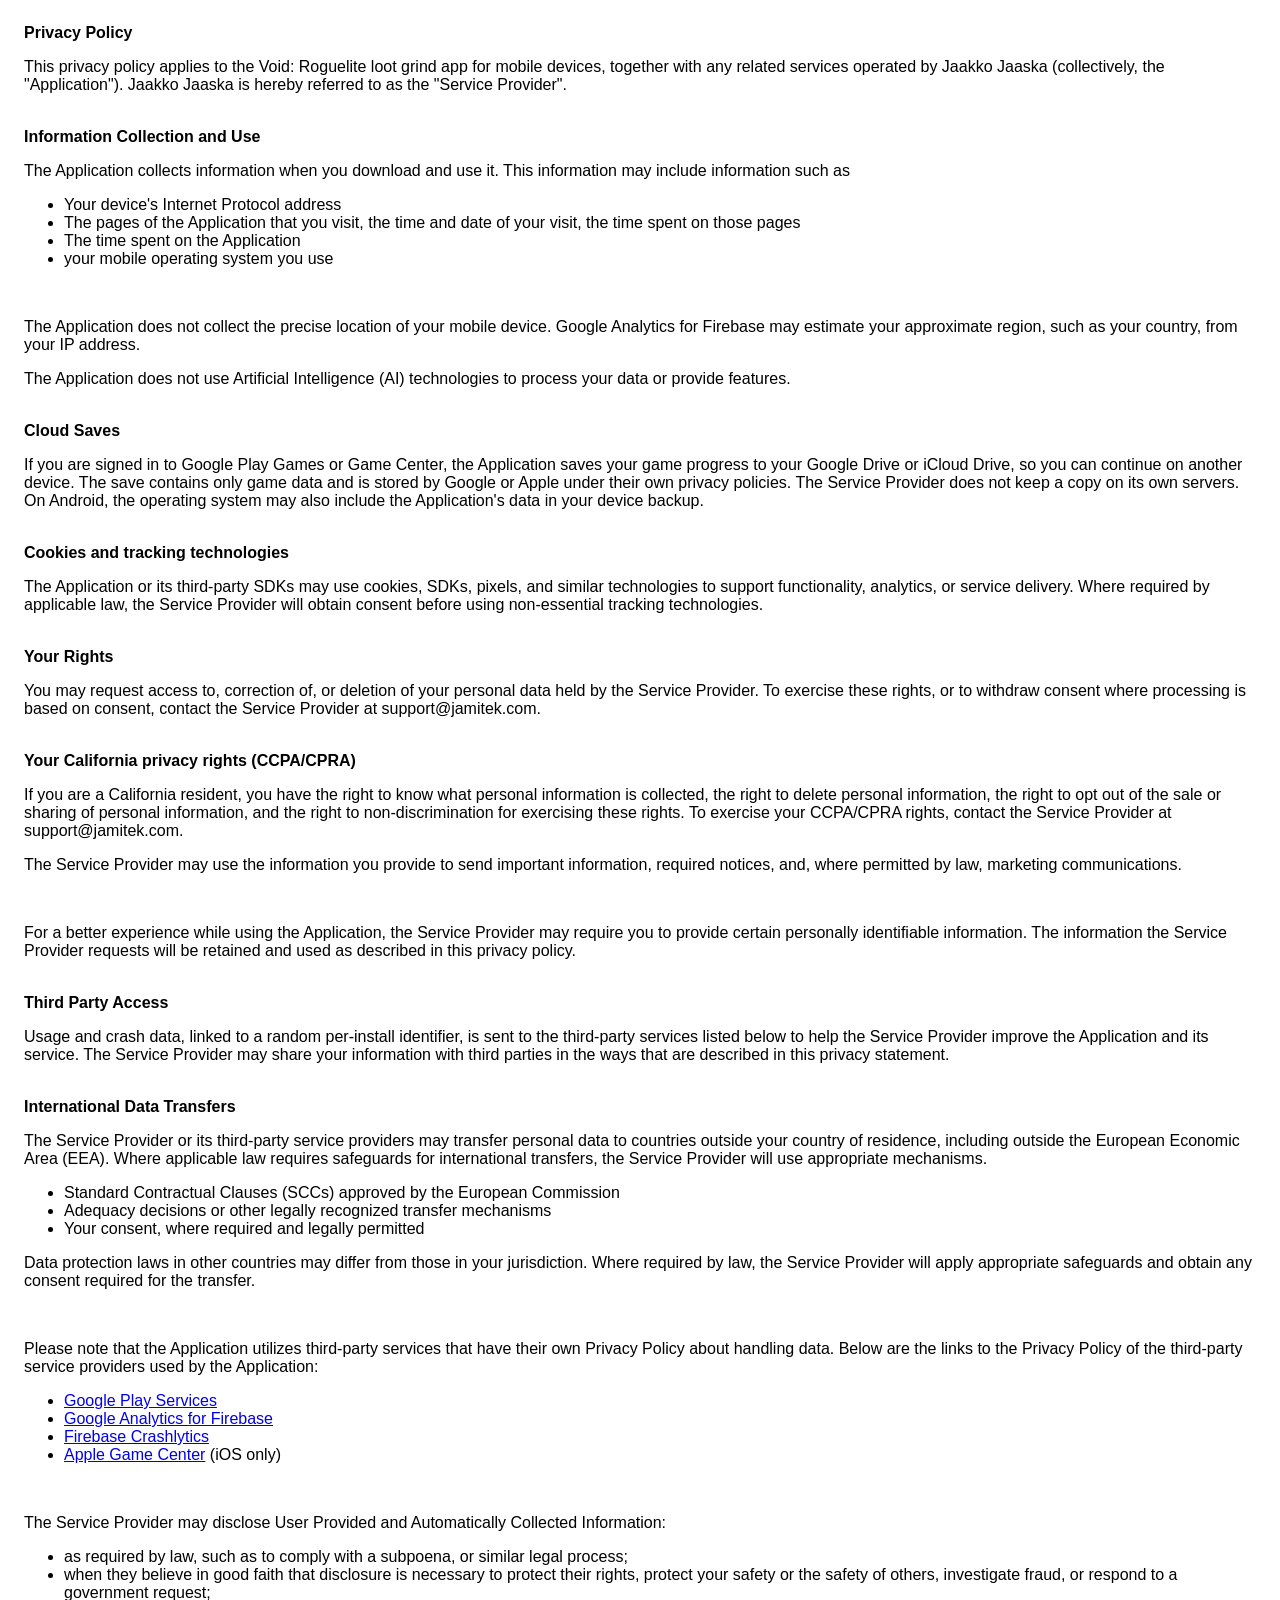
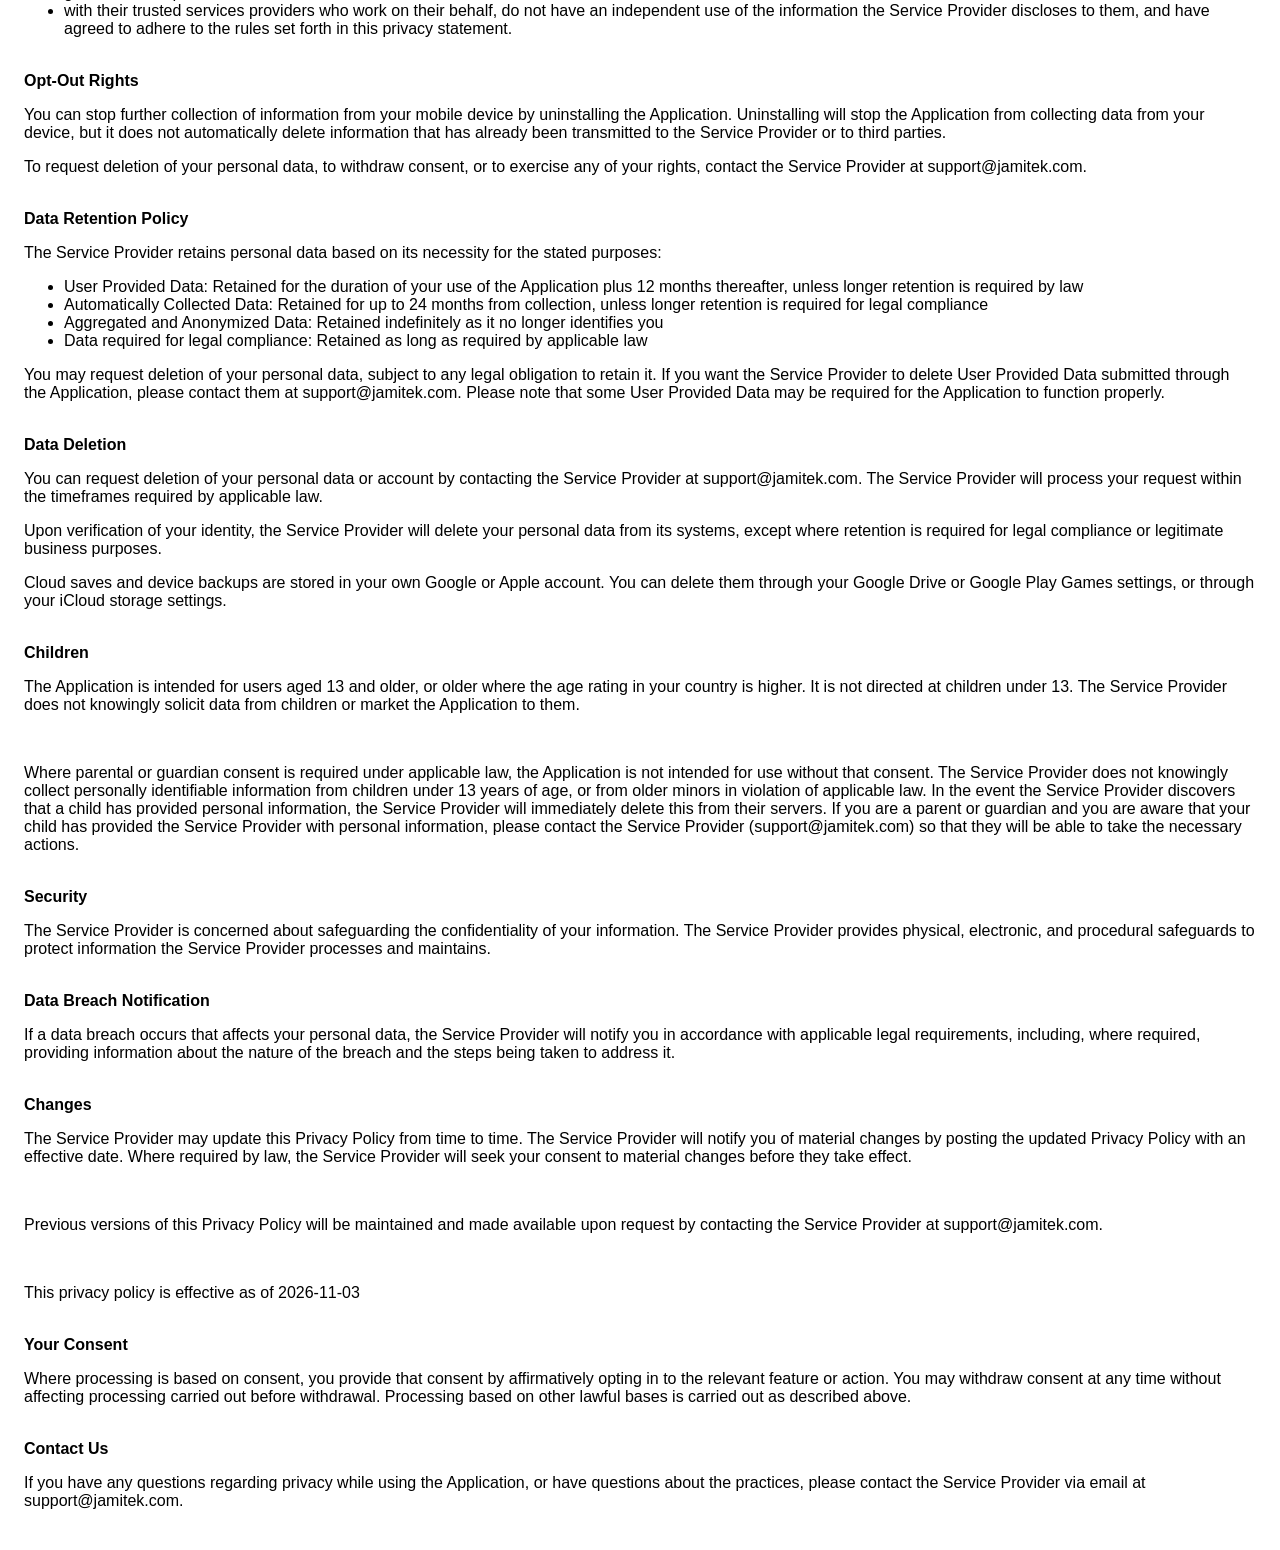
<file: policies/void-privacypolicy.html>
<!DOCTYPE html>
<html>
<head>
    <meta charset='utf-8'>
    <meta name='viewport' content='width=device-width'>
    <title>Privacy Policy</title>
    <style> body { font-family: 'Helvetica Neue', Helvetica, Arial, sans-serif; padding:1em; } </style>
</head>
<body>
<strong>Privacy Policy</strong><p>This privacy policy applies to the Void: Roguelite loot grind app for mobile devices, together with any related services operated by Jaakko Jaaska (collectively, the "Application"). Jaakko Jaaska is hereby referred to as the "Service Provider".</p><br><strong>Information Collection and Use</strong><p>The Application collects information when you download and use it. This information may include information such as</p><ul><li>Your device's Internet Protocol address</li><li>The pages of the Application that you visit, the time and date of your visit, the time spent on those pages</li><li>The time spent on the Application</li><li>your mobile operating system you use</li></ul><p></p><br><p>The Application does not collect the precise location of your mobile device. Google Analytics for Firebase may estimate your approximate region, such as your country, from your IP address.</p><p>The Application does not use Artificial Intelligence (AI) technologies to process your data or provide features.</p><br><strong>Cloud Saves</strong><p>If you are signed in to Google Play Games or Game Center, the Application saves your game progress to your Google Drive or iCloud Drive, so you can continue on another device. The save contains only game data and is stored by Google or Apple under their own privacy policies. The Service Provider does not keep a copy on its own servers. On Android, the operating system may also include the Application's data in your device backup.</p><br><strong>Cookies and tracking technologies</strong><p>The Application or its third-party SDKs may use cookies, SDKs, pixels, and similar technologies to support functionality, analytics, or service delivery. Where required by applicable law, the Service Provider will obtain consent before using non-essential tracking technologies.</p><!----><br><strong>Your Rights</strong><p>You may request access to, correction of, or deletion of your personal data held by the Service Provider. To exercise these rights, or to withdraw consent where processing is based on consent, contact the Service Provider at support@jamitek.com.</p><br><strong>Your California privacy rights (CCPA/CPRA)</strong><p>If you are a California resident, you have the right to know what personal information is collected, the right to delete personal information, the right to opt out of the sale or sharing of personal information, and the right to non-discrimination for exercising these rights. To exercise your CCPA/CPRA rights, contact the Service Provider at support@jamitek.com.</p><!----><p>The Service Provider may use the information you provide to send important information, required notices, and, where permitted by law, marketing communications.</p><br><p>For a better experience while using the Application, the Service Provider may require you to provide certain personally identifiable information. The information the Service Provider requests will be retained and used as described in this privacy policy.</p><br><strong>Third Party Access</strong><p>Usage and crash data, linked to a random per-install identifier, is sent to the third-party services listed below to help the Service Provider improve the Application and its service. The Service Provider may share your information with third parties in the ways that are described in this privacy statement.</p><br><strong>International Data Transfers</strong><p>The Service Provider or its third-party service providers may transfer personal data to countries outside your country of residence, including outside the European Economic Area (EEA). Where applicable law requires safeguards for international transfers, the Service Provider will use appropriate mechanisms.</p><ul><li>Standard Contractual Clauses (SCCs) approved by the European Commission</li><li>Adequacy decisions or other legally recognized transfer mechanisms</li><li>Your consent, where required and legally permitted</li></ul><p>Data protection laws in other countries may differ from those in your jurisdiction. Where required by law, the Service Provider will apply appropriate safeguards and obtain any consent required for the transfer.</p><div><br><p>Please note that the Application utilizes third-party services that have their own Privacy Policy about handling data. Below are the links to the Privacy Policy of the third-party service providers used by the Application:</p><ul><li><a href="https://www.google.com/policies/privacy/" target="_blank" rel="noopener noreferrer">Google Play Services</a></li><li><a href="https://firebase.google.com/support/privacy" target="_blank" rel="noopener noreferrer">Google Analytics for Firebase</a></li><li><a href="https://firebase.google.com/support/privacy/" target="_blank" rel="noopener noreferrer">Firebase Crashlytics</a></li><li><a href="https://www.apple.com/legal/privacy/" target="_blank" rel="noopener noreferrer">Apple Game Center</a> (iOS only)</li></ul></div><br><p>The Service Provider may disclose User Provided and Automatically Collected Information:</p><ul><li>as required by law, such as to comply with a subpoena, or similar legal process;</li><li>when they believe in good faith that disclosure is necessary to protect their rights, protect your safety or the safety of others, investigate fraud, or respond to a government request;</li><li>with their trusted services providers who work on their behalf, do not have an independent use of the information the Service Provider discloses to them, and have agreed to adhere to the rules set forth in this privacy statement.</li></ul><p></p><br><strong>Opt-Out Rights</strong><div><p>You can stop further collection of information from your mobile device by uninstalling the Application. Uninstalling will stop the Application from collecting data from your device, but it does not automatically delete information that has already been transmitted to the Service Provider or to third parties.</p></div><!----><p>To request deletion of your personal data, to withdraw consent, or to exercise any of your rights, contact the Service Provider at support@jamitek.com.</p><br><strong>Data Retention Policy</strong><p>The Service Provider retains personal data based on its necessity for the stated purposes:</p><ul><li>User Provided Data: Retained for the duration of your use of the Application plus 12 months thereafter, unless longer retention is required by law</li><li>Automatically Collected Data: Retained for up to 24 months from collection, unless longer retention is required for legal compliance</li><li>Aggregated and Anonymized Data: Retained indefinitely as it no longer identifies you</li><li>Data required for legal compliance: Retained as long as required by applicable law</li></ul><p>You may request deletion of your personal data, subject to any legal obligation to retain it. If you want the Service Provider to delete User Provided Data submitted through the Application, please contact them at support@jamitek.com. Please note that some User Provided Data may be required for the Application to function properly.</p><div><br><strong>Data Deletion</strong><p>You can request deletion of your personal data or account by contacting the Service Provider at support@jamitek.com. The Service Provider will process your request within the timeframes required by applicable law.</p><p>Upon verification of your identity, the Service Provider will delete your personal data from its systems, except where retention is required for legal compliance or legitimate business purposes.</p><p>Cloud saves and device backups are stored in your own Google or Apple account. You can delete them through your Google Drive or Google Play Games settings, or through your iCloud storage settings.</p></div><br><strong>Children</strong><p>The Application is intended for users aged 13 and older, or older where the age rating in your country is higher. It is not directed at children under 13. The Service Provider does not knowingly solicit data from children or market the Application to them.</p><div><br><p>Where parental or guardian consent is required under applicable law, the Application is not intended for use without that consent. The Service Provider does not knowingly collect personally identifiable information from children under 13 years of age, or from older minors in violation of applicable law. In the event the Service Provider discovers that a child has provided personal information, the Service Provider will immediately delete this from their servers. If you are a parent or guardian and you are aware that your child has provided the Service Provider with personal information, please contact the Service Provider (support@jamitek.com) so that they will be able to take the necessary actions.</p></div><br><strong>Security</strong><p>The Service Provider is concerned about safeguarding the confidentiality of your information. The Service Provider provides physical, electronic, and procedural safeguards to protect information the Service Provider processes and maintains.</p><br><strong>Data Breach Notification</strong><p>If a data breach occurs that affects your personal data, the Service Provider will notify you in accordance with applicable legal requirements, including, where required, providing information about the nature of the breach and the steps being taken to address it.</p><br><strong>Changes</strong><p>The Service Provider may update this Privacy Policy from time to time. The Service Provider will notify you of material changes by posting the updated Privacy Policy with an effective date. Where required by law, the Service Provider will seek your consent to material changes before they take effect.</p><br><p>Previous versions of this Privacy Policy will be maintained and made available upon request by contacting the Service Provider at support@jamitek.com.</p><br><p>This privacy policy is effective as of 2026-11-03</p><br><strong>Your Consent</strong><p>Where processing is based on consent, you provide that consent by affirmatively opting in to the relevant feature or action. You may withdraw consent at any time without affecting processing carried out before withdrawal. Processing based on other lawful bases is carried out as described above.</p><br><strong>Contact Us</strong><p>If you have any questions regarding privacy while using the Application, or have questions about the practices, please contact the Service Provider via email at support@jamitek.com.</p>
</body>
</html>
</file>
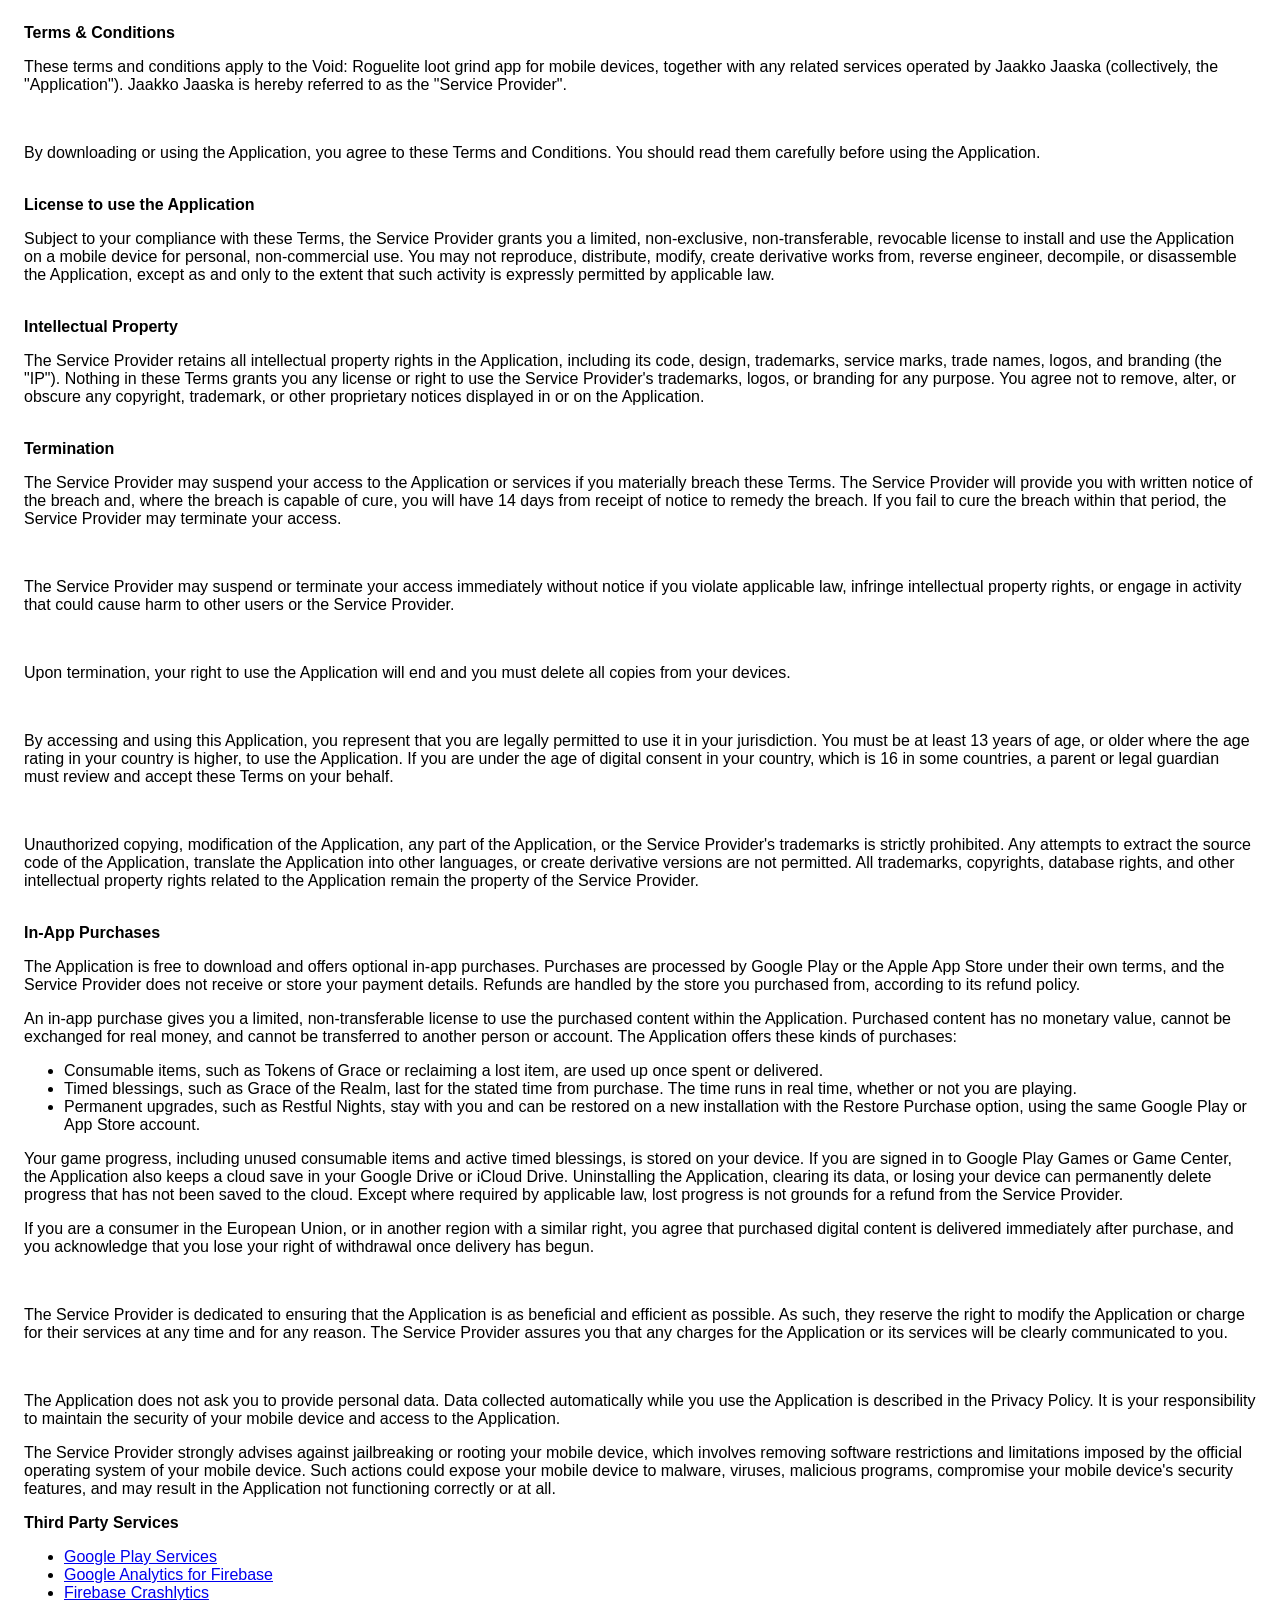
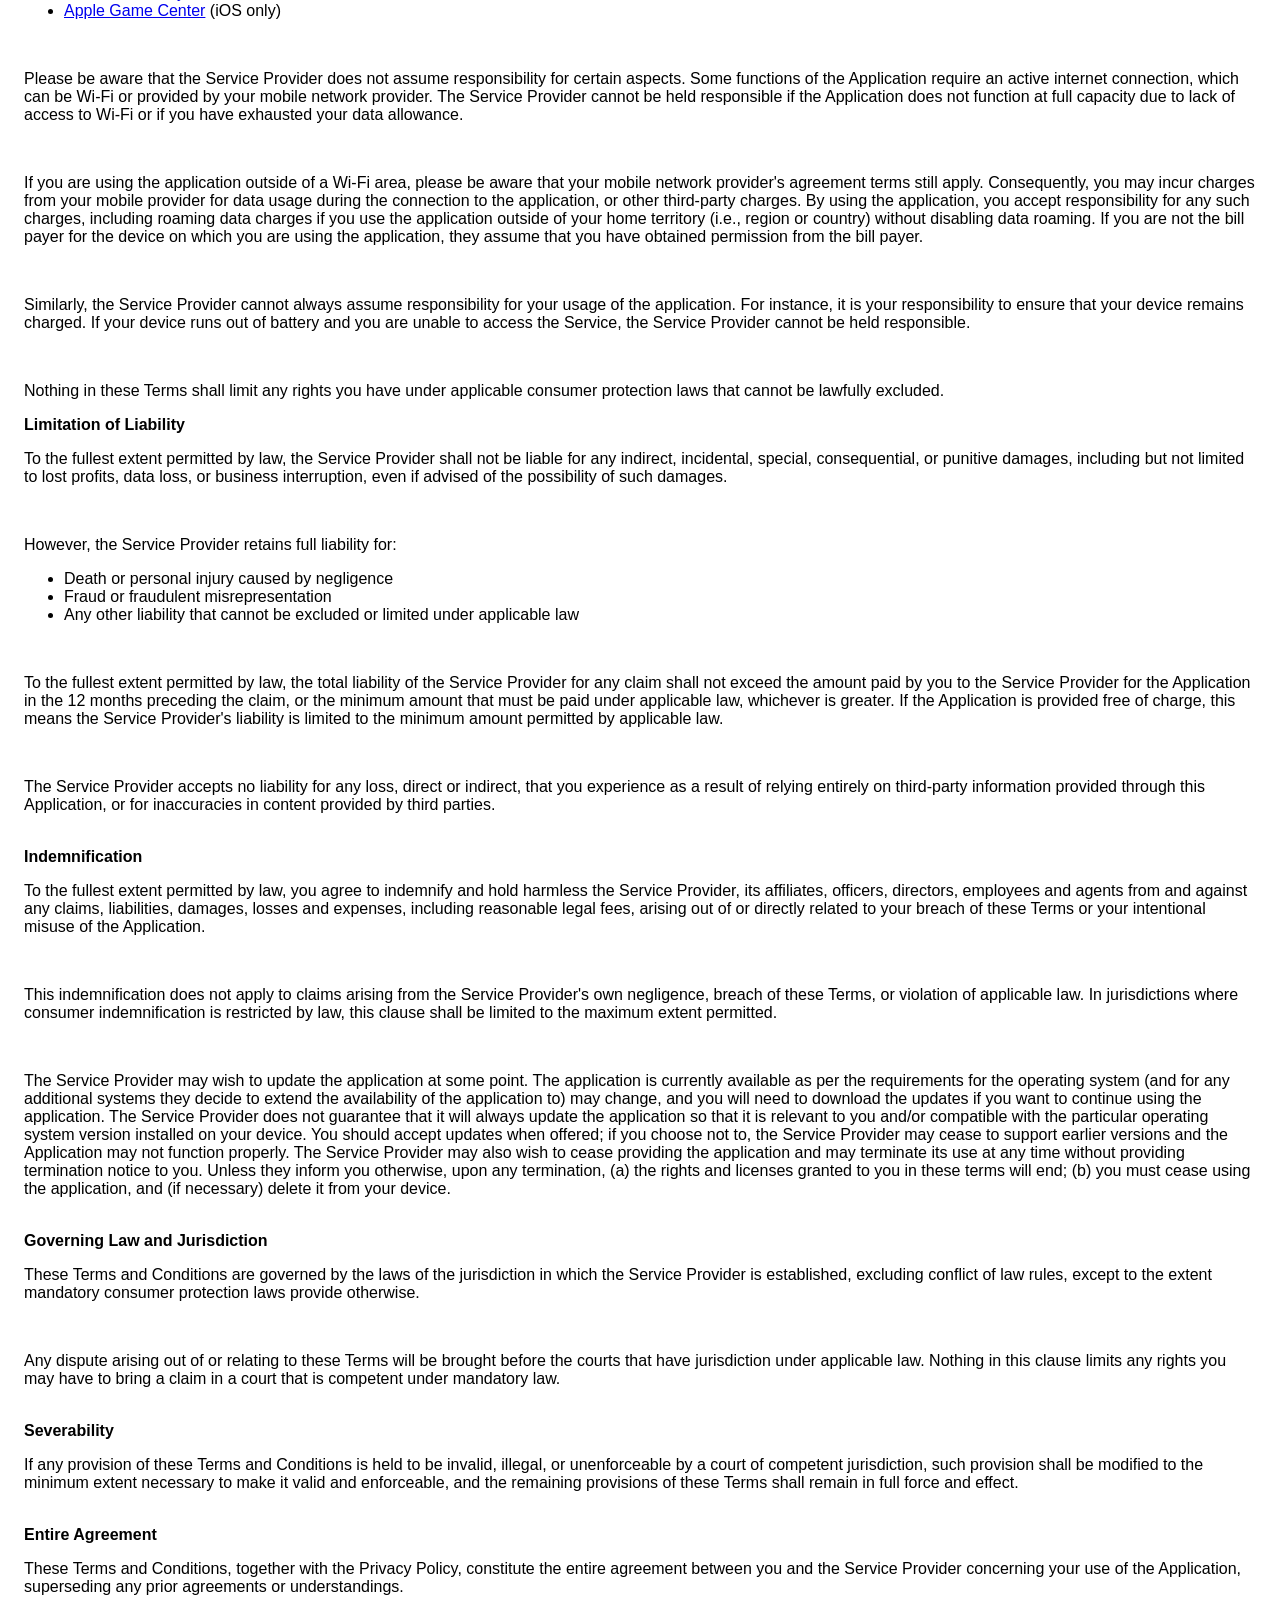
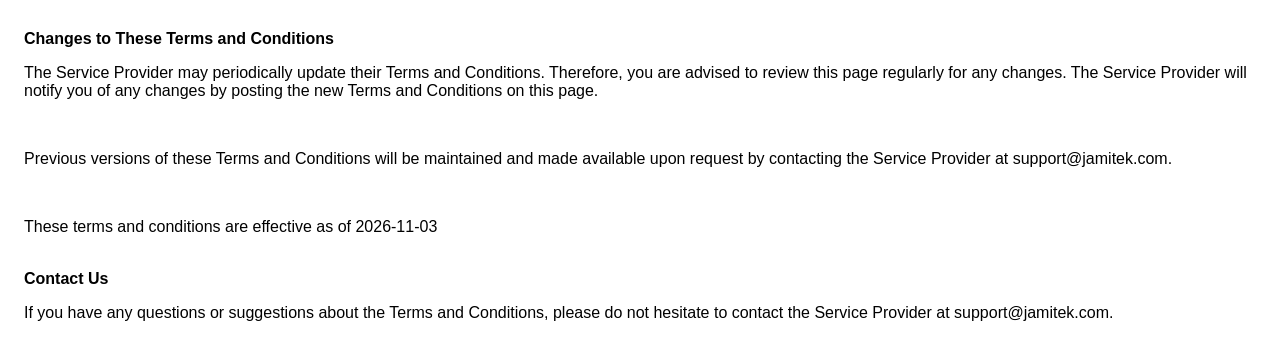
<file: policies/void-terms.html>
<!DOCTYPE html>
<html>
<head>
    <meta charset='utf-8'>
    <meta name='viewport' content='width=device-width'>
    <title>Terms &amp; Conditions</title>
    <style> body { font-family: 'Helvetica Neue', Helvetica, Arial, sans-serif; padding:1em; } </style>
</head>
<body>
<strong>Terms &amp; Conditions</strong><br><p>These terms and conditions apply to the Void: Roguelite loot grind app for mobile devices, together with any related services operated by Jaakko Jaaska (collectively, the "Application"). Jaakko Jaaska is hereby referred to as the "Service Provider".</p><br><p>By downloading or using the Application, you agree to these Terms and Conditions. You should read them carefully before using the Application.</p><br><div><strong>License to use the Application</strong><p>Subject to your compliance with these Terms, the Service Provider grants you a limited, non-exclusive, non-transferable, revocable license to install and use the Application on a mobile device for personal, non-commercial use. You may not reproduce, distribute, modify, create derivative works from, reverse engineer, decompile, or disassemble the Application, except as and only to the extent that such activity is expressly permitted by applicable law.</p></div><br><strong>Intellectual Property</strong><p>The Service Provider retains all intellectual property rights in the Application, including its code, design, trademarks, service marks, trade names, logos, and branding (the "IP"). Nothing in these Terms grants you any license or right to use the Service Provider's trademarks, logos, or branding for any purpose. You agree not to remove, alter, or obscure any copyright, trademark, or other proprietary notices displayed in or on the Application.</p><br><strong>Termination</strong><p>The Service Provider may suspend your access to the Application or services if you materially breach these Terms. The Service Provider will provide you with written notice of the breach and, where the breach is capable of cure, you will have 14 days from receipt of notice to remedy the breach. If you fail to cure the breach within that period, the Service Provider may terminate your access.</p><br><p>The Service Provider may suspend or terminate your access immediately without notice if you violate applicable law, infringe intellectual property rights, or engage in activity that could cause harm to other users or the Service Provider.</p><br><p>Upon termination, your right to use the Application will end and you must delete all copies from your devices.</p><br><p>By accessing and using this Application, you represent that you are legally permitted to use it in your jurisdiction. You must be at least 13 years of age, or older where the age rating in your country is higher, to use the Application. If you are under the age of digital consent in your country, which is 16 in some countries, a parent or legal guardian must review and accept these Terms on your behalf.</p><div><br><p>Unauthorized copying, modification of the Application, any part of the Application, or the Service Provider's trademarks is strictly prohibited. Any attempts to extract the source code of the Application, translate the Application into other languages, or create derivative versions are not permitted. All trademarks, copyrights, database rights, and other intellectual property rights related to the Application remain the property of the Service Provider.</p></div><br><strong>In-App Purchases</strong><p>The Application is free to download and offers optional in-app purchases. Purchases are processed by Google Play or the Apple App Store under their own terms, and the Service Provider does not receive or store your payment details. Refunds are handled by the store you purchased from, according to its refund policy.</p><p>An in-app purchase gives you a limited, non-transferable license to use the purchased content within the Application. Purchased content has no monetary value, cannot be exchanged for real money, and cannot be transferred to another person or account. The Application offers these kinds of purchases:</p><ul><li>Consumable items, such as Tokens of Grace or reclaiming a lost item, are used up once spent or delivered.</li><li>Timed blessings, such as Grace of the Realm, last for the stated time from purchase. The time runs in real time, whether or not you are playing.</li><li>Permanent upgrades, such as Restful Nights, stay with you and can be restored on a new installation with the Restore Purchase option, using the same Google Play or App Store account.</li></ul><p>Your game progress, including unused consumable items and active timed blessings, is stored on your device. If you are signed in to Google Play Games or Game Center, the Application also keeps a cloud save in your Google Drive or iCloud Drive. Uninstalling the Application, clearing its data, or losing your device can permanently delete progress that has not been saved to the cloud. Except where required by applicable law, lost progress is not grounds for a refund from the Service Provider.</p><p>If you are a consumer in the European Union, or in another region with a similar right, you agree that purchased digital content is delivered immediately after purchase, and you acknowledge that you lose your right of withdrawal once delivery has begun.</p><br><p>The Service Provider is dedicated to ensuring that the Application is as beneficial and efficient as possible. As such, they reserve the right to modify the Application or charge for their services at any time and for any reason. The Service Provider assures you that any charges for the Application or its services will be clearly communicated to you.</p><br><p>The Application does not ask you to provide personal data. Data collected automatically while you use the Application is described in the Privacy Policy. It is your responsibility to maintain the security of your mobile device and access to the Application.</p><div><p>The Service Provider strongly advises against jailbreaking or rooting your mobile device, which involves removing software restrictions and limitations imposed by the official operating system of your mobile device. Such actions could expose your mobile device to malware, viruses, malicious programs, compromise your mobile device's security features, and may result in the Application not functioning correctly or at all.</p></div><div><strong>Third Party Services</strong><ul><li><a href="https://policies.google.com/terms" target="_blank" rel="noopener noreferrer">Google Play Services</a></li><li><a href="https://www.google.com/analytics/terms/" target="_blank" rel="noopener noreferrer">Google Analytics for Firebase</a></li><li><a href="https://firebase.google.com/terms/crashlytics" target="_blank" rel="noopener noreferrer">Firebase Crashlytics</a></li><li><a href="https://www.apple.com/legal/internet-services/itunes/" target="_blank" rel="noopener noreferrer">Apple Game Center</a> (iOS only)</li></ul></div><br><div><p>Please be aware that the Service Provider does not assume responsibility for certain aspects. Some functions of the Application require an active internet connection, which can be Wi-Fi or provided by your mobile network provider. The Service Provider cannot be held responsible if the Application does not function at full capacity due to lack of access to Wi-Fi or if you have exhausted your data allowance.</p><br><p>If you are using the application outside of a Wi-Fi area, please be aware that your mobile network provider's agreement terms still apply. Consequently, you may incur charges from your mobile provider for data usage during the connection to the application, or other third-party charges. By using the application, you accept responsibility for any such charges, including roaming data charges if you use the application outside of your home territory (i.e., region or country) without disabling data roaming. If you are not the bill payer for the device on which you are using the application, they assume that you have obtained permission from the bill payer.</p></div><!----><br><p>Similarly, the Service Provider cannot always assume responsibility for your usage of the application. For instance, it is your responsibility to ensure that your device remains charged. If your device runs out of battery and you are unable to access the Service, the Service Provider cannot be held responsible.</p><br><p>Nothing in these Terms shall limit any rights you have under applicable consumer protection laws that cannot be lawfully excluded.</p><strong>Limitation of Liability</strong><p>To the fullest extent permitted by law, the Service Provider shall not be liable for any indirect, incidental, special, consequential, or punitive damages, including but not limited to lost profits, data loss, or business interruption, even if advised of the possibility of such damages.</p><br><p>However, the Service Provider retains full liability for:</p><ul><li>Death or personal injury caused by negligence</li><li>Fraud or fraudulent misrepresentation</li><li>Any other liability that cannot be excluded or limited under applicable law</li></ul><br><p>To the fullest extent permitted by law, the total liability of the Service Provider for any claim shall not exceed the amount paid by you to the Service Provider for the Application in the 12 months preceding the claim, or the minimum amount that must be paid under applicable law, whichever is greater. If the Application is provided free of charge, this means the Service Provider's liability is limited to the minimum amount permitted by applicable law.</p><br><p>The Service Provider accepts no liability for any loss, direct or indirect, that you experience as a result of relying entirely on third-party information provided through this Application, or for inaccuracies in content provided by third parties.</p><br><strong>Indemnification</strong><p>To the fullest extent permitted by law, you agree to indemnify and hold harmless the Service Provider, its affiliates, officers, directors, employees and agents from and against any claims, liabilities, damages, losses and expenses, including reasonable legal fees, arising out of or directly related to your breach of these Terms or your intentional misuse of the Application.</p><br><p>This indemnification does not apply to claims arising from the Service Provider's own negligence, breach of these Terms, or violation of applicable law. In jurisdictions where consumer indemnification is restricted by law, this clause shall be limited to the maximum extent permitted.</p><br><!----><p>The Service Provider may wish to update the application at some point. The application is currently available as per the requirements for the operating system (and for any additional systems they decide to extend the availability of the application to) may change, and you will need to download the updates if you want to continue using the application. The Service Provider does not guarantee that it will always update the application so that it is relevant to you and/or compatible with the particular operating system version installed on your device. You should accept updates when offered; if you choose not to, the Service Provider may cease to support earlier versions and the Application may not function properly. The Service Provider may also wish to cease providing the application and may terminate its use at any time without providing termination notice to you. Unless they inform you otherwise, upon any termination, (a) the rights and licenses granted to you in these terms will end; (b) you must cease using the application, and (if necessary) delete it from your device.</p><br><strong>Governing Law and Jurisdiction</strong><br><p>These Terms and Conditions are governed by the laws of the jurisdiction in which the Service Provider is established, excluding conflict of law rules, except to the extent mandatory consumer protection laws provide otherwise.</p><br><p>Any dispute arising out of or relating to these Terms will be brought before the courts that have jurisdiction under applicable law. Nothing in this clause limits any rights you may have to bring a claim in a court that is competent under mandatory law.</p><br><strong>Severability</strong><p>If any provision of these Terms and Conditions is held to be invalid, illegal, or unenforceable by a court of competent jurisdiction, such provision shall be modified to the minimum extent necessary to make it valid and enforceable, and the remaining provisions of these Terms shall remain in full force and effect.</p><br><strong>Entire Agreement</strong><p>These Terms and Conditions, together with the Privacy Policy, constitute the entire agreement between you and the Service Provider concerning your use of the Application, superseding any prior agreements or understandings.</p><br><strong>Changes to These Terms and Conditions</strong><p>The Service Provider may periodically update their Terms and Conditions. Therefore, you are advised to review this page regularly for any changes. The Service Provider will notify you of any changes by posting the new Terms and Conditions on this page.</p><br><p>Previous versions of these Terms and Conditions will be maintained and made available upon request by contacting the Service Provider at support@jamitek.com.</p><br><p>These terms and conditions are effective as of 2026-11-03</p><br><strong>Contact Us</strong><p>If you have any questions or suggestions about the Terms and Conditions, please do not hesitate to contact the Service Provider at support@jamitek.com.</p>
</body>
</html>
</file>
<file: lootgame/void.css>
:root {
  --bg: #101018;
  --wave1: #261745;
  --wave2: #0d1130;
  --dialog: #1c1b1f;
  --card: rgba(16, 15, 26, 0.55);
  --card-border: rgba(255, 255, 255, 0.22);
  --primary: #bb86fc;
  --on-primary: #381e72;
  --text: #ffffff;
  --muted: #a6a2b2;
  --faint: #6f6b7c;
  --green: #66bb6a;
  --green-dark: #388e3c;
  --warpath: #ef5350;
  --fortune: #ffca28;
  --echoes: #7e57c2;
  --forge: #42a5f5;
  --hub: #ff7043;
  --radius: 14px;
  --gutter: 16px;
}

* { box-sizing: border-box; }

html {
  background: var(--bg);
  scroll-behavior: smooth;
  -webkit-text-size-adjust: 100%;
}

body {
  margin: 0;
  min-height: 100vh;
  font-family: "Pixelify Sans", system-ui, sans-serif;
  font-size: 17px;
  line-height: 1.5;
  color: var(--text);
  background:
    radial-gradient(1000px 600px at 85% -10%, var(--wave1) 0%, transparent 60%),
    radial-gradient(800px 600px at 5% 105%, var(--wave2) 0%, transparent 55%),
    var(--bg);
  background-attachment: fixed;
  overflow-x: hidden;
}

html.has-void-bg body { background: transparent; }

.void-bg {
  position: fixed;
  inset: 0;
  width: 100vw;
  height: 100vh;
  z-index: -1;
  image-rendering: pixelated;
  image-rendering: crisp-edges;
}

img.pixel { image-rendering: pixelated; }

a { color: var(--primary); }

.wrap {
  width: 100%;
  max-width: 1080px;
  margin: 0 auto;
  padding-left: var(--gutter);
  padding-right: var(--gutter);
}

/* ---------- Nav ---------- */

.nav {
  display: flex;
  align-items: center;
  justify-content: space-between;
  gap: 12px;
  padding-top: 20px;
  padding-bottom: 20px;
}

.brand {
  display: flex;
  align-items: center;
  gap: 10px;
  color: var(--text);
  text-decoration: none;
  font-size: 1.4rem;
  font-weight: 600;
  letter-spacing: 0.04em;
}

.brand img {
  width: 36px;
  height: 36px;
  border-radius: 9px;
  box-shadow: 0 0 0 1px rgba(187, 134, 252, 0.5);
}

.nav-links {
  display: flex;
  align-items: center;
  gap: 4px;
}

.nav-links a {
  color: var(--muted);
  text-decoration: none;
  padding: 6px 10px;
  border-radius: 8px;
  white-space: nowrap;
}

.nav-links a:hover,
.nav-links a[aria-current="page"] { color: var(--text); }

.nav-links .dot {
  display: inline-block;
  width: 7px;
  height: 7px;
  margin-left: 5px;
  border-radius: 50%;
  background: var(--green);
  vertical-align: 2px;
  box-shadow: 0 0 8px var(--green);
}

/* ---------- Type ---------- */

h1, h2, h3 {
  font-weight: 400;
  letter-spacing: 0.02em;
  line-height: 1.1;
  margin: 0;
}

h1 { font-size: clamp(3rem, 11vw, 6rem); }
h2 { font-size: clamp(2rem, 6vw, 2.8rem); margin-bottom: 12px; }
h3 { font-size: 1.35rem; margin-bottom: 8px; }

.flavor {
  font-style: italic;
  color: var(--muted);
  font-size: 1.15rem;
  margin: 12px 0 0;
}

.lead {
  font-size: 1.15rem;
  color: #ddd9e6;
  max-width: 34em;
}

.muted { color: var(--muted); }
.small { font-size: 0.9rem; }

/* ---------- Building blocks from the game UI ---------- */

.card {
  background: var(--card);
  border: 1.5px solid var(--card-border);
  border-radius: var(--radius);
  padding: 20px;
  -webkit-backdrop-filter: blur(3px);
  backdrop-filter: blur(3px);
}

.pill {
  display: inline-block;
  padding: 3px 12px;
  border-radius: 999px;
  font-size: 0.85rem;
  white-space: nowrap;
}

.pill-green { background: var(--green-dark); color: #d7f5d9; }
.pill-purple { background: rgba(187, 134, 252, 0.18); color: var(--primary); }

.chip {
  display: inline-block;
  padding: 1px 8px;
  border-radius: 6px;
  font-size: 0.8rem;
  background: rgba(255, 255, 255, 0.08);
  color: var(--muted);
}

.btn {
  display: inline-flex;
  align-items: center;
  justify-content: center;
  gap: 10px;
  min-height: 48px;
  padding: 10px 20px;
  border-radius: 10px;
  border: 1.5px solid var(--card-border);
  background: rgba(16, 15, 26, 0.5);
  color: var(--primary);
  font: inherit;
  font-size: 1.05rem;
  text-decoration: none;
  transition: transform 0.15s ease, border-color 0.15s ease, box-shadow 0.15s ease;
}

.btn:hover {
  transform: translateY(-2px);
  border-color: var(--primary);
  box-shadow: 0 6px 24px rgba(187, 134, 252, 0.25);
}

.btn-primary {
  background: var(--primary);
  border-color: var(--primary);
  color: var(--on-primary);
}

.btn img { width: 22px; height: 22px; }
.btn small { display: block; font-size: 0.75rem; opacity: 0.8; line-height: 1; }

.btn-row {
  display: flex;
  flex-wrap: wrap;
  gap: 12px;
  margin-top: 24px;
}

.bar {
  height: 6px;
  border-radius: 3px;
  background: rgba(255, 255, 255, 0.15);
  overflow: hidden;
}

.bar > span {
  display: block;
  height: 100%;
  border-radius: 3px;
  background: var(--green);
}

/* ---------- Phones ---------- */

.phone {
  position: relative;
  width: 100%;
  max-width: 320px;
  aspect-ratio: 720 / 1490;
  border-radius: 34px;
  padding: 8px;
  background: #07070c;
  border: 1.5px solid rgba(255, 255, 255, 0.16);
  box-shadow: 0 30px 80px rgba(0, 0, 0, 0.55), 0 0 60px rgba(126, 87, 194, 0.18);
}

.phone img {
  display: block;
  width: 100%;
  height: 100%;
  object-fit: cover;
  object-position: top;
  border-radius: 27px;
}

/* ---------- Sections ---------- */

section { padding: 56px 0; }

.hero {
  max-width: 760px;
  padding-top: 48px;
  text-align: center;
}

.hero .lead { margin: 20px auto 0; }
.hero .btn-row, .hero .meta-line { justify-content: center; }

.hero h1 { text-shadow: 0 0 40px rgba(187, 134, 252, 0.35); }


.meta-line {
  display: flex;
  flex-wrap: wrap;
  gap: 8px 16px;
  margin-top: 18px;
  color: var(--muted);
  font-size: 0.95rem;
}

.meta-line span::before { content: "\25C6"; color: var(--primary); margin-right: 6px; font-size: 0.7em; vertical-align: 2px; }

.grid {
  display: grid;
  grid-template-columns: repeat(3, 1fr);
  gap: 16px;
}

.feature img {
  width: 44px;
  height: 44px;
  margin-bottom: 12px;
}

.feature p { margin: 0; color: var(--muted); }

.gallery {
  display: flex;
  gap: 20px;
  overflow-x: auto;
  scroll-snap-type: x mandatory;
  padding: 8px var(--gutter) 28px;
  margin: 0 calc(-1 * var(--gutter));
  scrollbar-width: thin;
  scrollbar-color: rgba(187, 134, 252, 0.4) transparent;
}

.gallery figure {
  flex: 0 0 auto;
  width: 240px;
  margin: 0;
  scroll-snap-align: start;
}

.gallery .phone { border-radius: 28px; padding: 6px; box-shadow: 0 18px 40px rgba(0, 0, 0, 0.45); }
.gallery .phone img { border-radius: 23px; }

.gallery.store img {
  display: block;
  width: 100%;
  aspect-ratio: 9 / 16;
  border-radius: 18px;
  border: 1.5px solid rgba(255, 255, 255, 0.16);
  box-shadow: 0 18px 40px rgba(0, 0, 0, 0.45);
}

.gallery .shot {
  display: block;
  border-radius: 18px;
  transition: transform 0.15s ease;
}

.gallery .shot:hover { transform: translateY(-4px); }
.gallery .shot:focus-visible { outline: 2px solid var(--primary); outline-offset: 4px; }

.gallery figcaption {
  margin-top: 12px;
  text-align: center;
  color: var(--muted);
  font-size: 0.95rem;
}

.split {
  display: grid;
  grid-template-columns: 1fr 1fr;
  align-items: center;
  gap: 48px;
}

.split .phone { margin: 0 auto; }

.video-section { text-align: center; }
.video-section .lead { margin: 0 auto; }

.video-phone {
  margin: 28px auto 0;
  aspect-ratio: 720 / 1448;
}

.video-phone video {
  display: block;
  width: 100%;
  height: 100%;
  object-fit: cover;
  border-radius: 27px;
  background: #000;
}

/* ---------- Coming soon banner ---------- */

.announce {
  display: grid;
  grid-template-columns: 1fr 260px;
  align-items: center;
  gap: 24px;
  padding: 28px;
  color: inherit;
  text-decoration: none;
  border-color: rgba(255, 112, 67, 0.45);
  background:
    radial-gradient(400px 260px at 85% 50%, rgba(255, 112, 67, 0.16), transparent 70%),
    var(--card);
  transition: border-color 0.2s ease, transform 0.2s ease;
}

.announce:hover { border-color: var(--hub); transform: translateY(-2px); }
.announce h2 { margin: 12px 0 8px; }
.announce p { margin: 0; color: var(--muted); }
.announce .go { display: inline-block; margin-top: 16px; color: var(--primary); }

.announce canvas {
  width: 260px;
  height: 260px;
  justify-self: center;
}

/* ---------- Support ---------- */

.support {
  max-width: 560px;
  margin: 0 auto;
  text-align: center;
}

.support .card { text-align: left; margin-top: 24px; }
.support .card p { color: var(--muted); margin: 0 0 18px; }
.support .btn { width: 100%; }
.support .flavor { min-height: 3em; }

/* ---------- Altar page ---------- */

.altar-hero {
  text-align: center;
  padding-top: 24px;
}

.altar-hero h1 { font-size: clamp(2.6rem, 9vw, 5rem); margin-top: 16px; }
.altar-hero .lead { margin: 20px auto 0; }

.constellation-wrap {
  position: relative;
  width: 100%;
  max-width: 720px;
  margin: 24px auto 0;
  aspect-ratio: 1;
}

.constellation-wrap canvas {
  width: 100%;
  height: 100%;
  touch-action: pan-y;
}

.rank-readout {
  display: flex;
  justify-content: center;
  align-items: baseline;
  gap: 14px;
  flex-wrap: wrap;
  margin-top: 4px;
  color: var(--muted);
}

.rank-readout strong { color: var(--text); font-weight: 400; font-size: 1.5rem; }
.rank-readout #ring-label { color: var(--green); }

.altar-card .row {
  display: flex;
  justify-content: space-between;
  align-items: center;
  gap: 12px;
  margin-bottom: 14px;
}

.altar-card .row h3 { margin: 0; font-size: 1.6rem; }
.altar-card .ok { color: var(--green); margin: 12px 0 4px; }
.altar-card .next { color: var(--muted); margin: 0; }

.rings {
  display: grid;
  grid-template-columns: repeat(7, 1fr);
  gap: 6px;
  margin-top: 20px;
  text-align: center;
}

.rings div {
  padding: 8px 2px;
  border-radius: 8px;
  border: 1px solid var(--card-border);
  font-size: 0.8rem;
  color: var(--muted);
}

.rings b { display: block; color: var(--text); font-weight: 400; font-size: 1.1rem; }

.branches {
  display: grid;
  grid-template-columns: repeat(2, 1fr);
  gap: 16px;
}

.branch { border-top: 3px solid var(--c); }
.branch h3 { color: var(--c); display: flex; align-items: center; gap: 10px; }
.branch h3::before { content: ""; width: 12px; height: 12px; border-radius: 50%; background: var(--c); box-shadow: 0 0 10px var(--c); }
.branch p { color: var(--muted); margin: 0 0 14px; }

.keystone {
  border: 1px solid rgba(255, 255, 255, 0.12);
  border-radius: 10px;
  padding: 10px 12px;
  margin-top: 8px;
}

.keystone .k { font-size: 0.75rem; text-transform: uppercase; letter-spacing: 0.08em; color: var(--c); }
.keystone .name { display: block; }
.keystone .fx { display: block; color: var(--muted); font-size: 0.92rem; }

.perks {
  display: grid;
  grid-template-columns: repeat(auto-fill, minmax(280px, 1fr));
  gap: 16px;
}

.perk {
  background: rgba(28, 27, 31, 0.86);
  border-color: rgba(126, 87, 194, 0.55);
}

.perk .top { display: flex; justify-content: space-between; align-items: center; gap: 8px; }
.perk h3 { margin: 0; }
.perk .chips { display: flex; gap: 6px; margin: 8px 0 12px; flex-wrap: wrap; }
.perk .chips .chip { background: rgba(126, 87, 194, 0.25); color: #b39ddb; }
.perk .chips .chip.forge { background: rgba(66, 165, 245, 0.2); color: #90caf9; }
.perk blockquote { margin: 0 0 12px; font-style: italic; color: var(--muted); }

.perk .effect {
  border: 1px solid rgba(255, 255, 255, 0.12);
  border-radius: 10px;
  padding: 10px 12px;
}

.perk .effect span { display: block; font-size: 0.8rem; color: var(--green); }

.cta {
  text-align: center;
}

.cta .btn-row { justify-content: center; }

/* ---------- Lightbox ---------- */

.lightbox {
  width: 100vw;
  height: 100vh;
  max-width: none;
  max-height: none;
  margin: 0;
  padding: 0;
  border: 0;
  background: transparent;
  color: var(--text);
  overflow: hidden;
}

.lightbox::backdrop {
  background: rgba(8, 8, 14, 0.88);
  -webkit-backdrop-filter: blur(4px);
  backdrop-filter: blur(4px);
}

.lightbox-stage {
  position: absolute;
  inset: 0;
  display: flex;
  align-items: center;
  justify-content: center;
  padding: 56px 72px;
}

.lightbox img {
  display: block;
  max-width: 100%;
  max-height: 100%;
  aspect-ratio: 9 / 16;
  object-fit: contain;
  border-radius: 20px;
  border: 1.5px solid rgba(255, 255, 255, 0.16);
  box-shadow: 0 30px 80px rgba(0, 0, 0, 0.6);
}

.lightbox button {
  position: absolute;
  display: flex;
  align-items: center;
  justify-content: center;
  width: 48px;
  height: 48px;
  border-radius: 50%;
  border: 1.5px solid var(--card-border);
  background: rgba(28, 27, 31, 0.8);
  color: var(--text);
  font: inherit;
  font-size: 1.4rem;
  line-height: 1;
  cursor: pointer;
}

.lightbox button:hover { border-color: var(--primary); color: var(--primary); }
.lightbox .lb-close { top: 12px; right: 12px; }
.lightbox .lb-prev { left: 12px; top: 50%; transform: translateY(-50%); }
.lightbox .lb-next { right: 12px; top: 50%; transform: translateY(-50%); }

.lightbox .lb-count {
  position: absolute;
  left: 0;
  right: 0;
  bottom: 16px;
  text-align: center;
  color: var(--muted);
  font-size: 0.9rem;
}

@media (max-width: 560px) {
  .lightbox-stage { padding: 64px 12px 56px; }
  .lightbox .lb-prev, .lightbox .lb-next { top: auto; bottom: 6px; transform: none; }
}

/* ---------- Footer ---------- */

footer {
  padding: 40px 0 48px;
  text-align: center;
  color: var(--faint);
  font-size: 0.9rem;
}

footer nav { display: flex; justify-content: center; gap: 18px; flex-wrap: wrap; margin-bottom: 14px; }
footer a { color: var(--muted); text-decoration: none; }
footer a:hover { color: var(--text); }

/* ---------- Small screens ---------- */

@media (max-width: 860px) {
  .split { grid-template-columns: 1fr; gap: 32px; }
  .grid { grid-template-columns: repeat(2, 1fr); }
  .announce { grid-template-columns: 1fr; }
  .announce canvas { width: 220px; height: 220px; }
}

@media (max-width: 560px) {
  body { font-size: 16px; }
  section { padding: 40px 0; }
  .grid, .branches { grid-template-columns: 1fr; }
  .nav-links a { padding: 6px 6px; }
  .rings { grid-template-columns: repeat(4, 1fr); }
  .btn-row .btn { flex: 1 1 100%; }
}

@media (prefers-reduced-motion: reduce) {
  html { scroll-behavior: auto; }
  .btn, .announce { transition: none; }
}
</file>
